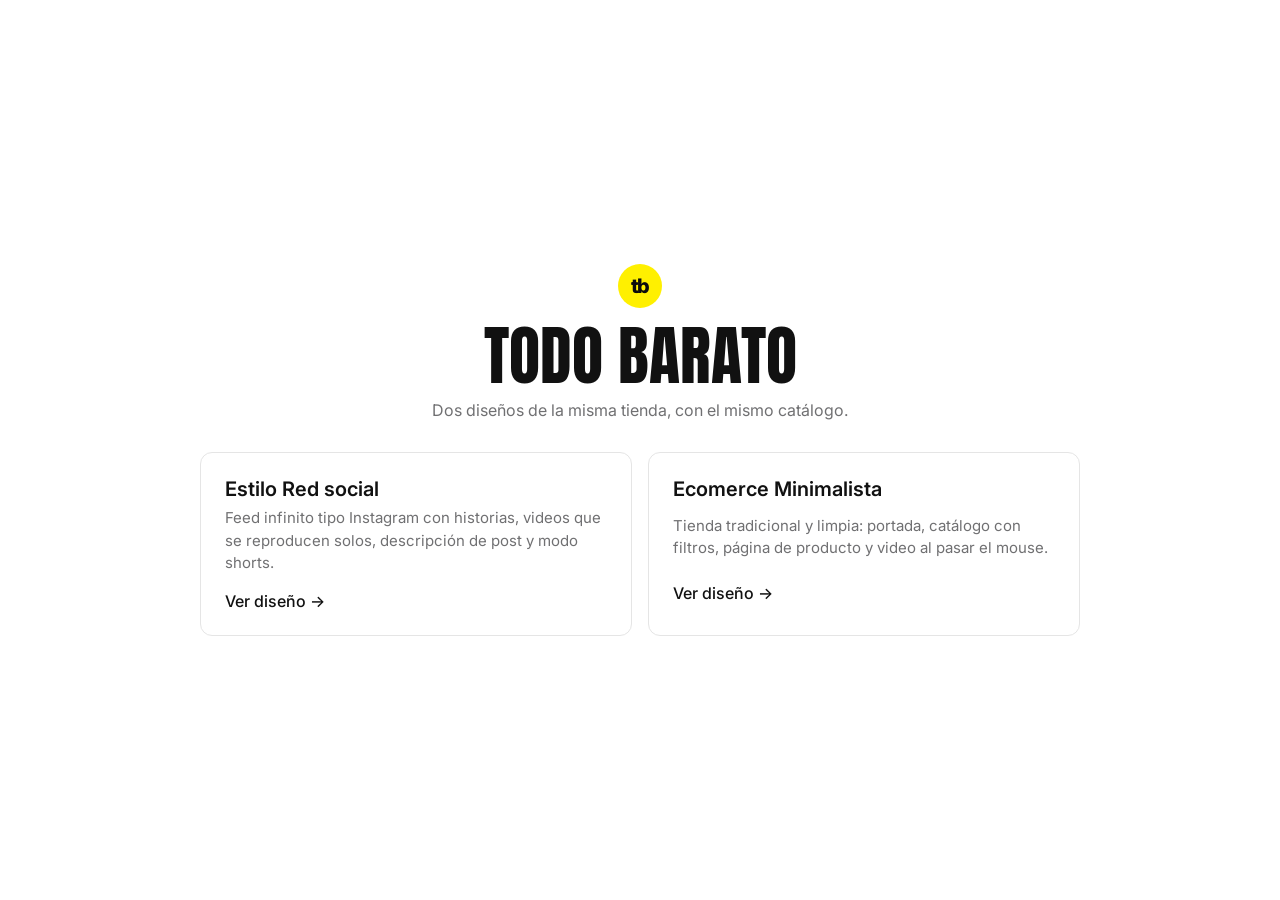
<file: index.html>
<!doctype html>
<html lang="es-AR">
<head>
  <meta charset="utf-8">
  <meta name="viewport" content="width=device-width, initial-scale=1">
  <title>Todo Barato · Diseños</title>
  <link rel="icon" href="data:image/svg+xml,%3Csvg xmlns='http://www.w3.org/2000/svg' viewBox='0 0 64 64'%3E%3Ccircle cx='32' cy='32' r='32' fill='%23fff000'/%3E%3Ctext x='31' y='43' font-family='Arial Black,Arial' font-weight='900' font-size='31' text-anchor='middle' fill='%230b0b0c'%3Etb%3C/text%3E%3C/svg%3E">
  <link rel="preconnect" href="https://fonts.googleapis.com">
  <link rel="preconnect" href="https://fonts.gstatic.com" crossorigin>
  <link rel="stylesheet" href="https://fonts.googleapis.com/css2?family=Anton&family=Inter:wght@400..700&display=swap">
  <style>
    :root { --bg: #fff; --ink: #111; --muted: #707072; --line: #e5e5e5; color-scheme: light; }
    @media (prefers-color-scheme: dark) { :root { --bg: #0b0b0c; --ink: #f5f5f5; --muted: #8d8d92; --line: #26262a; color-scheme: dark; } }
    * { box-sizing: border-box; }
    body { margin: 0; min-height: 100vh; display: grid; place-items: center; padding: 32px 16px; background: var(--bg); color: var(--ink); font-family: "Inter", system-ui, sans-serif; }
    main { width: min(880px, 100%); }
    .tb { width: 44px; height: 44px; display: grid; place-items: center; margin: 0 auto 16px; border-radius: 50%; background: #fff000; color: #0b0b0c; font-weight: 800; font-size: 20px; letter-spacing: -.07em; }
    h1 { margin: 0; font-family: "Anton", Impact, sans-serif; font-weight: 400; font-size: clamp(36px, 7vw, 64px); line-height: 1; text-align: center; text-transform: uppercase; }
    p.lead { margin: 12px 0 32px; color: var(--muted); text-align: center; }
    .options { display: grid; grid-template-columns: repeat(auto-fit, minmax(260px, 1fr)); gap: 16px; }
    a.opt { display: grid; gap: 6px; padding: 24px; border: 1px solid var(--line); border-radius: 12px; color: inherit; text-decoration: none; transition: border-color .15s; }
    a.opt:hover { border-color: var(--ink); }
    a.opt b { font-size: 20px; font-weight: 600; }
    a.opt span { color: var(--muted); font-size: 15px; line-height: 1.5; }
    a.opt i { margin-top: 10px; font-style: normal; font-weight: 500; }
  </style>
</head>
<body>
  <main>
    <div class="tb" aria-hidden="true">tb</div>
    <h1>Todo Barato</h1>
    <p class="lead">Dos diseños de la misma tienda, con el mismo catálogo.</p>
    <div class="options">
      <a class="opt" href="red-social/">
        <b>Estilo Red social</b>
        <span>Feed infinito tipo Instagram con historias, videos que se reproducen solos, descripción de post y modo shorts.</span>
        <i>Ver diseño →</i>
      </a>
      <a class="opt" href="ecomerce/">
        <b>Ecomerce Minimalista</b>
        <span>Tienda tradicional y limpia: portada, catálogo con filtros, página de producto y video al pasar el mouse.</span>
        <i>Ver diseño →</i>
      </a>
    </div>
  </main>
</body>
</html>
</file>
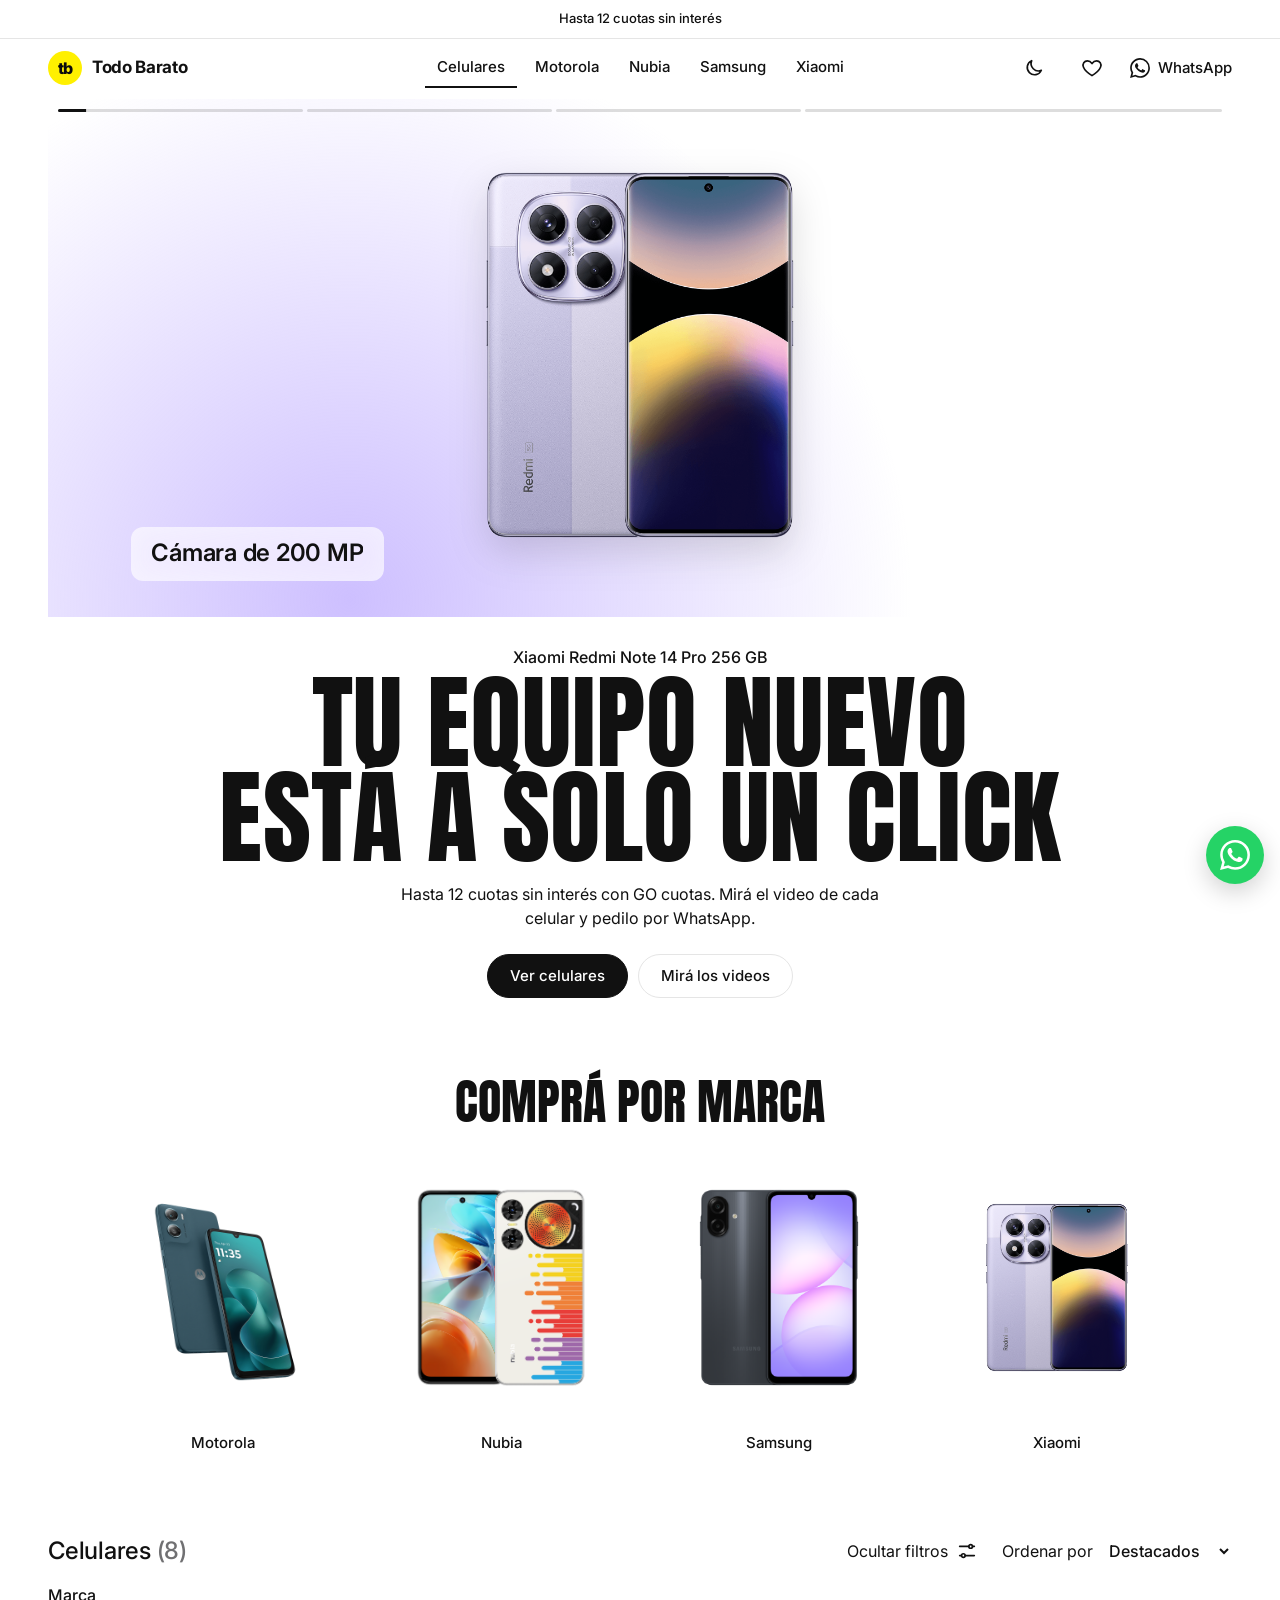
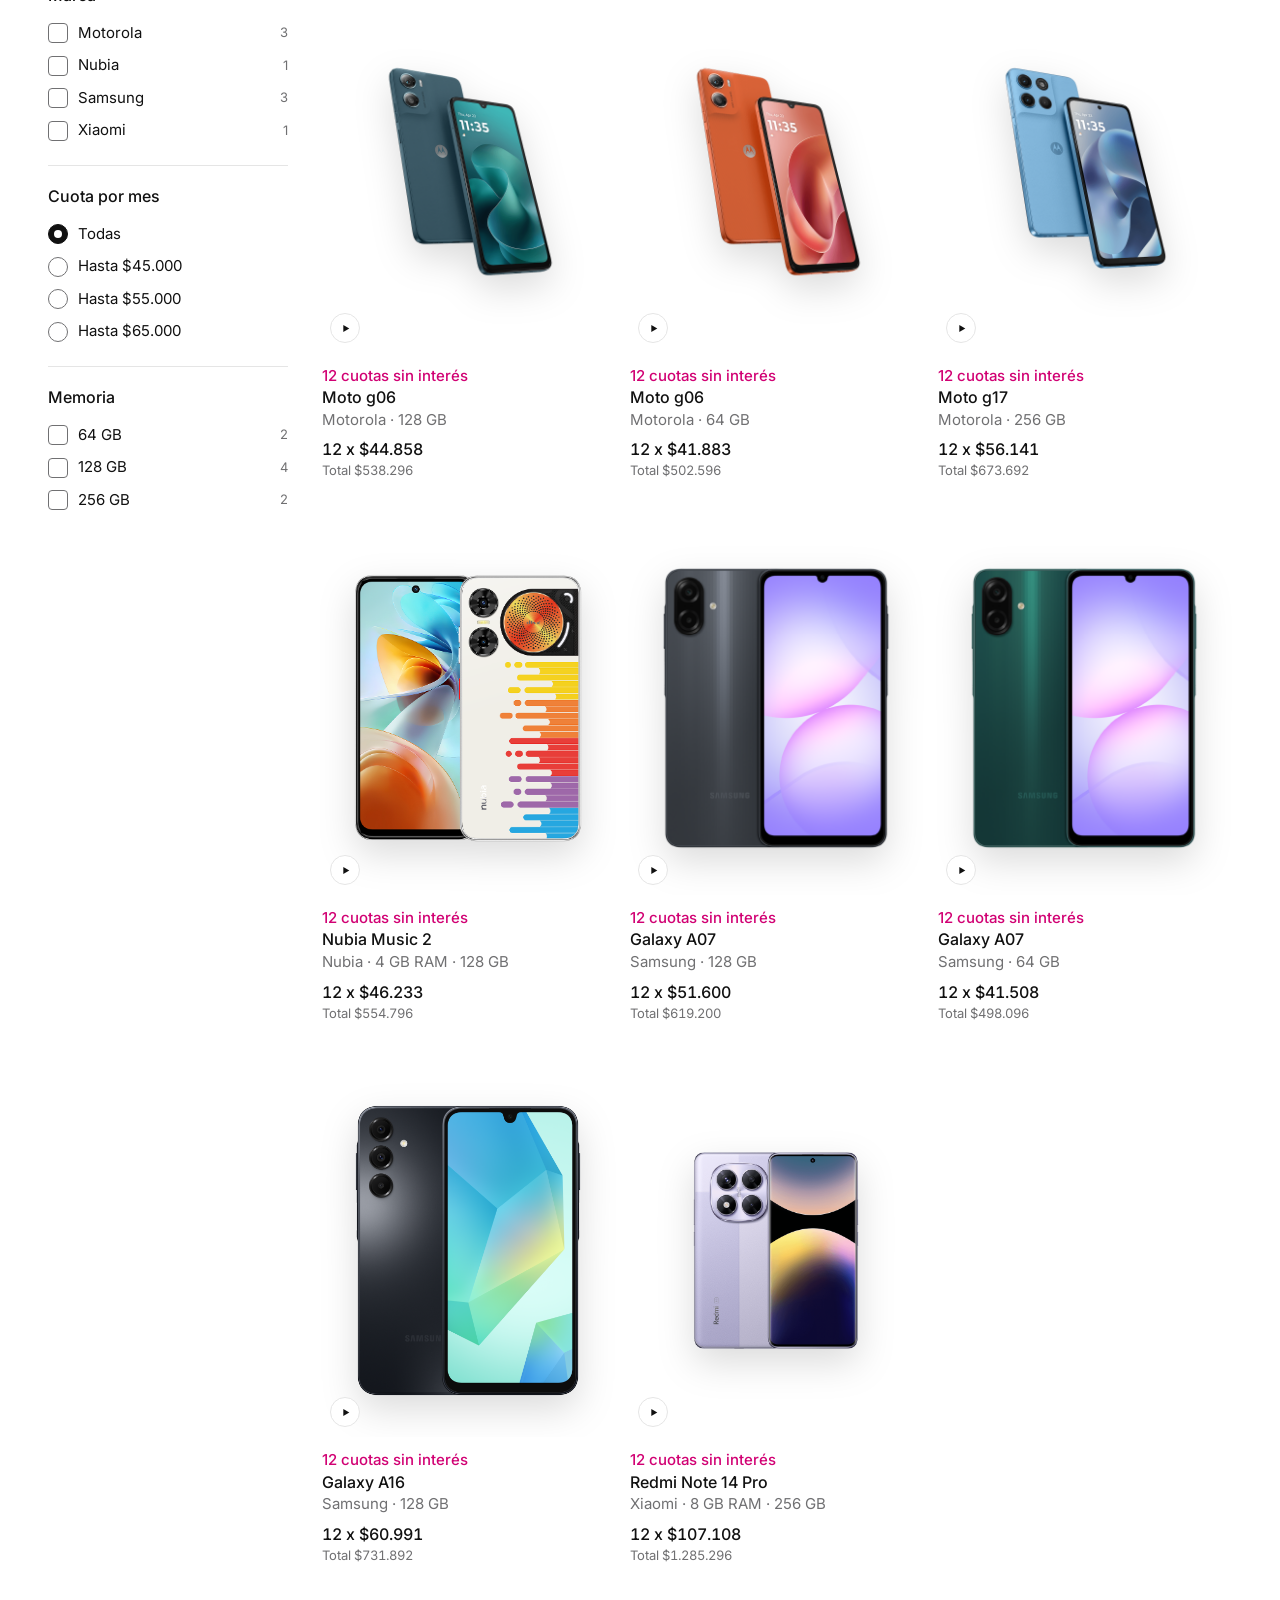
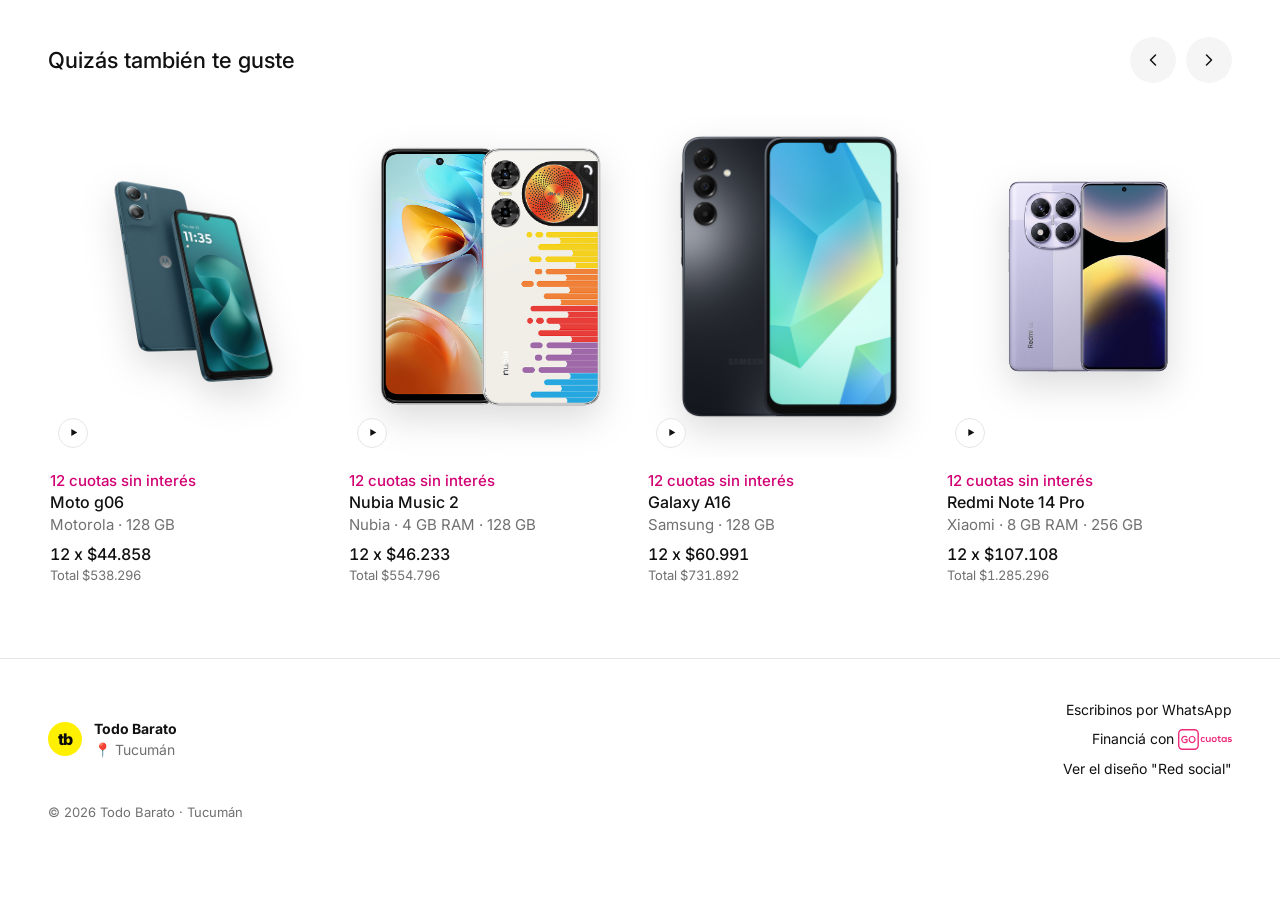
<file: ecomerce/index.html>
<!doctype html>
<html lang="es-AR">
<head>
  <meta charset="utf-8">
  <meta name="viewport" content="width=device-width, initial-scale=1, viewport-fit=cover">
  <title>Todo Barato · Celulares en cuotas sin interés</title>
  <meta name="description" content="Celulares en hasta 12 cuotas sin interés. Mirá el video de cada equipo y pedilo por WhatsApp.">
  <meta name="theme-color" content="#ffffff" media="(prefers-color-scheme: light)">
  <meta name="theme-color" content="#0b0b0c" media="(prefers-color-scheme: dark)">
  <!-- Vista previa al compartir el link por WhatsApp o Facebook. Falta subir ../media/og.jpg (1200×630). -->
  <meta property="og:title" content="Todo Barato · Tu equipo nuevo está a solo un click">
  <meta property="og:description" content="Celulares en hasta 12 cuotas sin interés. Pedilo por WhatsApp.">
  <meta property="og:image" content="../media/og.jpg">
  <link rel="icon" href="data:image/svg+xml,%3Csvg xmlns='http://www.w3.org/2000/svg' viewBox='0 0 64 64'%3E%3Ccircle cx='32' cy='32' r='32' fill='%23fff000'/%3E%3Ctext x='31' y='43' font-family='Arial Black,Arial' font-weight='900' font-size='31' text-anchor='middle' fill='%230b0b0c'%3Etb%3C/text%3E%3C/svg%3E">
  <link rel="preconnect" href="https://fonts.googleapis.com">
  <link rel="preconnect" href="https://fonts.gstatic.com" crossorigin>
  <link rel="stylesheet" href="https://fonts.googleapis.com/css2?family=Anton&family=Inter:wght@400..700&display=swap">
  <link rel="stylesheet" href="css/styles.css">
  <!-- Aplica el modo claro/oscuro que eligió el visitante antes de pintar la página (evita un parpadeo) -->
  <script>try { var t = localStorage.getItem('cc:theme'); if (t === 'light' || t === 'dark') document.documentElement.dataset.theme = t; } catch (e) {}</script>
</head>
<body>
  <p class="promo" id="promo" aria-live="polite"></p>

  <header class="head">
    <a class="logo js-home" href="./" aria-label="Inicio">
      <span class="tb" aria-hidden="true">tb</span>
      <span class="logo-text" data-store="name"></span>
    </a>
    <nav class="nav" id="nav" aria-label="Categorías"></nav>
    <div class="head-right">
      <button class="head-fav head-theme js-theme" type="button" aria-label="Cambiar entre modo claro y oscuro"></button>
      <button class="head-fav js-favs" type="button" aria-pressed="false" aria-label="Tus me gusta" data-icon="heart">
        <span class="fav-count js-like-count" hidden></span>
      </button>
      <a class="head-wa js-wa js-wa-general" data-icon="wa" target="_blank" rel="noopener" aria-label="Escribinos por WhatsApp"><span>WhatsApp</span></a>
    </div>
  </header>

  <main>
    <!-- Inicio: portada, marcas, catálogo y recomendados -->
    <div id="home">
      <section class="hero">
        <div class="hero-media" id="hero-media"></div>
        <div class="hero-copy">
          <p class="hero-kicker" id="hero-kicker"></p>
          <h1 class="hero-title">Tu equipo nuevo<br>está a solo un click</h1>
          <p class="hero-text" id="hero-text"></p>
          <div class="hero-ctas">
            <a class="btn-pill js-catalog" href="#catalogo">Ver celulares</a>
            <button class="btn-pill ghost js-shorts-all" type="button">Mirá los videos</button>
          </div>
        </div>
      </section>

      <section class="section">
        <h2 class="sec-title">Comprá por marca</h2>
        <div class="brand-row" id="brand-row"></div>
      </section>

      <section class="plp" id="catalogo">
        <div class="plp-head">
          <h2 class="plp-title"><span id="plp-title">Celulares</span> <span class="count" id="plp-count"></span></h2>
          <div class="plp-tools">
            <button class="tool js-filters" type="button" aria-controls="filters" aria-expanded="true">
              <span class="t-desk">Ocultar filtros</span><span class="t-mob">Filtrar</span><span data-icon="filter"></span>
            </button>
            <label class="tool sort">
              <span>Ordenar por</span>
              <select id="sort">
                <option value="destacados">Destacados</option>
                <option value="menor">Menor cuota</option>
                <option value="mayor">Mayor cuota</option>
                <option value="memoria">Más memoria</option>
              </select>
            </label>
          </div>
        </div>
        <div class="plp-body">
          <aside class="filters" id="filters" aria-label="Filtros">
            <div class="filters-head">
              <b>Filtrar</b>
              <button class="icon-btn js-sheet-close" type="button" aria-label="Cerrar filtros" data-icon="close"></button>
            </div>
            <div id="filter-groups"></div>
            <div class="filters-foot">
              <button class="btn-pill ghost js-clear" type="button">Borrar</button>
              <button class="btn-pill js-sheet-close js-apply" type="button">Ver resultados</button>
            </div>
          </aside>
          <div class="grid" id="grid"></div>
        </div>
      </section>

      <section class="recs" id="recs-home"></section>
    </div>

    <!-- Página de producto -->
    <div id="product" hidden></div>
  </main>

  <footer class="foot">
    <div class="foot-brand">
      <span class="tb" aria-hidden="true">tb</span>
      <div><b data-store="name"></b><span>📍 <span data-store="city"></span></span></div>
    </div>
    <ul class="foot-links">
      <li><a class="js-wa js-wa-general" target="_blank" rel="noopener">Escribinos por WhatsApp</a></li>
      <li><span class="js-financing">Financiá con <span data-store="financing"></span></span></li>
      <li><a href="../red-social/">Ver el diseño "Red social"</a></li>
    </ul>
    <p class="foot-legal">© <span id="year"></span> <span data-store="name"></span> · <span data-store="city"></span></p>
  </footer>

  <a class="fab js-wa js-wa-general" data-icon="wa" target="_blank" rel="noopener" aria-label="Escribinos por WhatsApp"></a>
  <div class="scrim" id="scrim" hidden></div>

  <!-- Modo video: pantalla completa, un celular por pantalla, deslizar para el siguiente -->
  <div class="shorts" id="shorts" role="dialog" aria-modal="true" aria-label="Videos de los celulares" hidden>
    <div class="shorts-stage">
      <button class="shorts-close js-close" id="shorts-close" type="button" aria-label="Cerrar" data-icon="close"></button>
      <div class="shorts-track" id="shorts-track"></div>
      <p class="shorts-hint" id="shorts-hint"></p>
    </div>
    <div class="shorts-nav">
      <button type="button" id="shorts-prev" aria-label="Anterior" data-icon="up"></button>
      <button type="button" id="shorts-next" aria-label="Siguiente" data-icon="down"></button>
    </div>
  </div>

  <div class="toast" id="toast" role="status" aria-live="polite"></div>

  <script src="../shared/products.js"></script>
  <script src="js/app.js"></script>
</body>
</html>
</file>
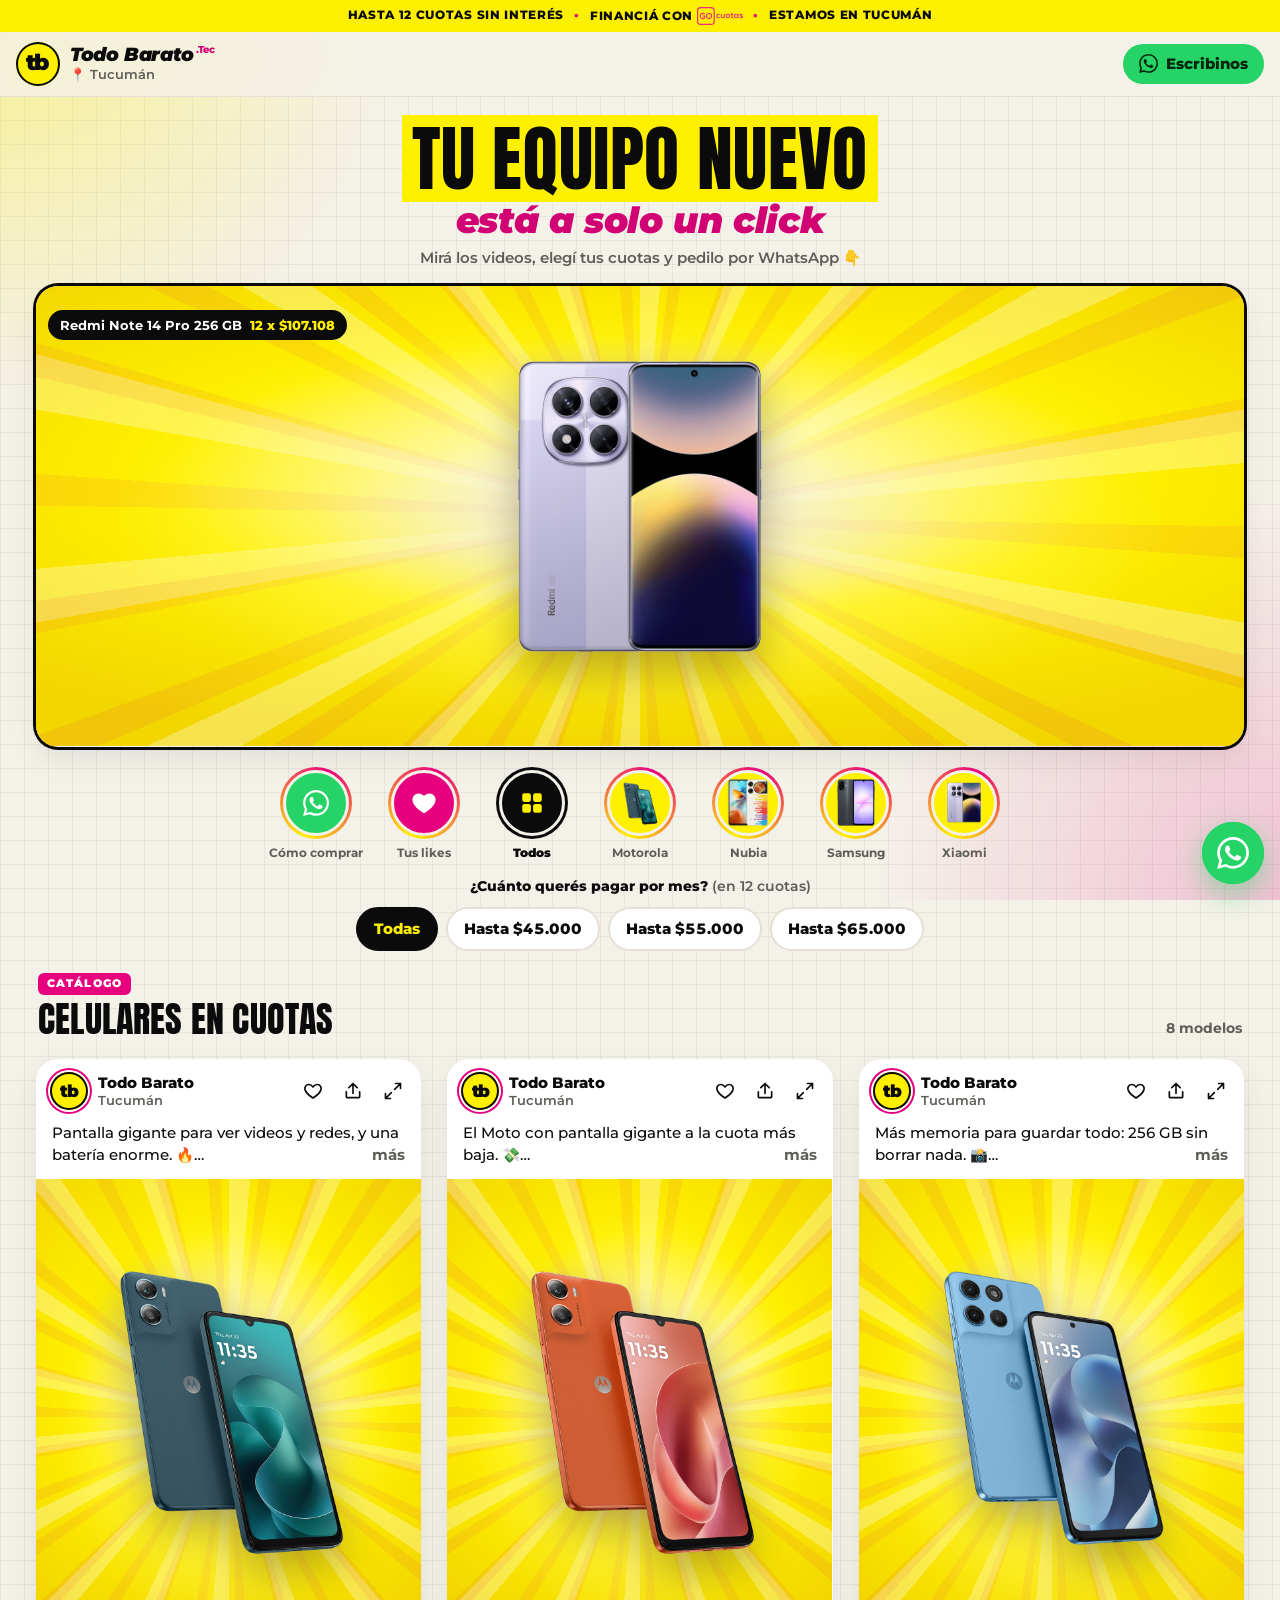
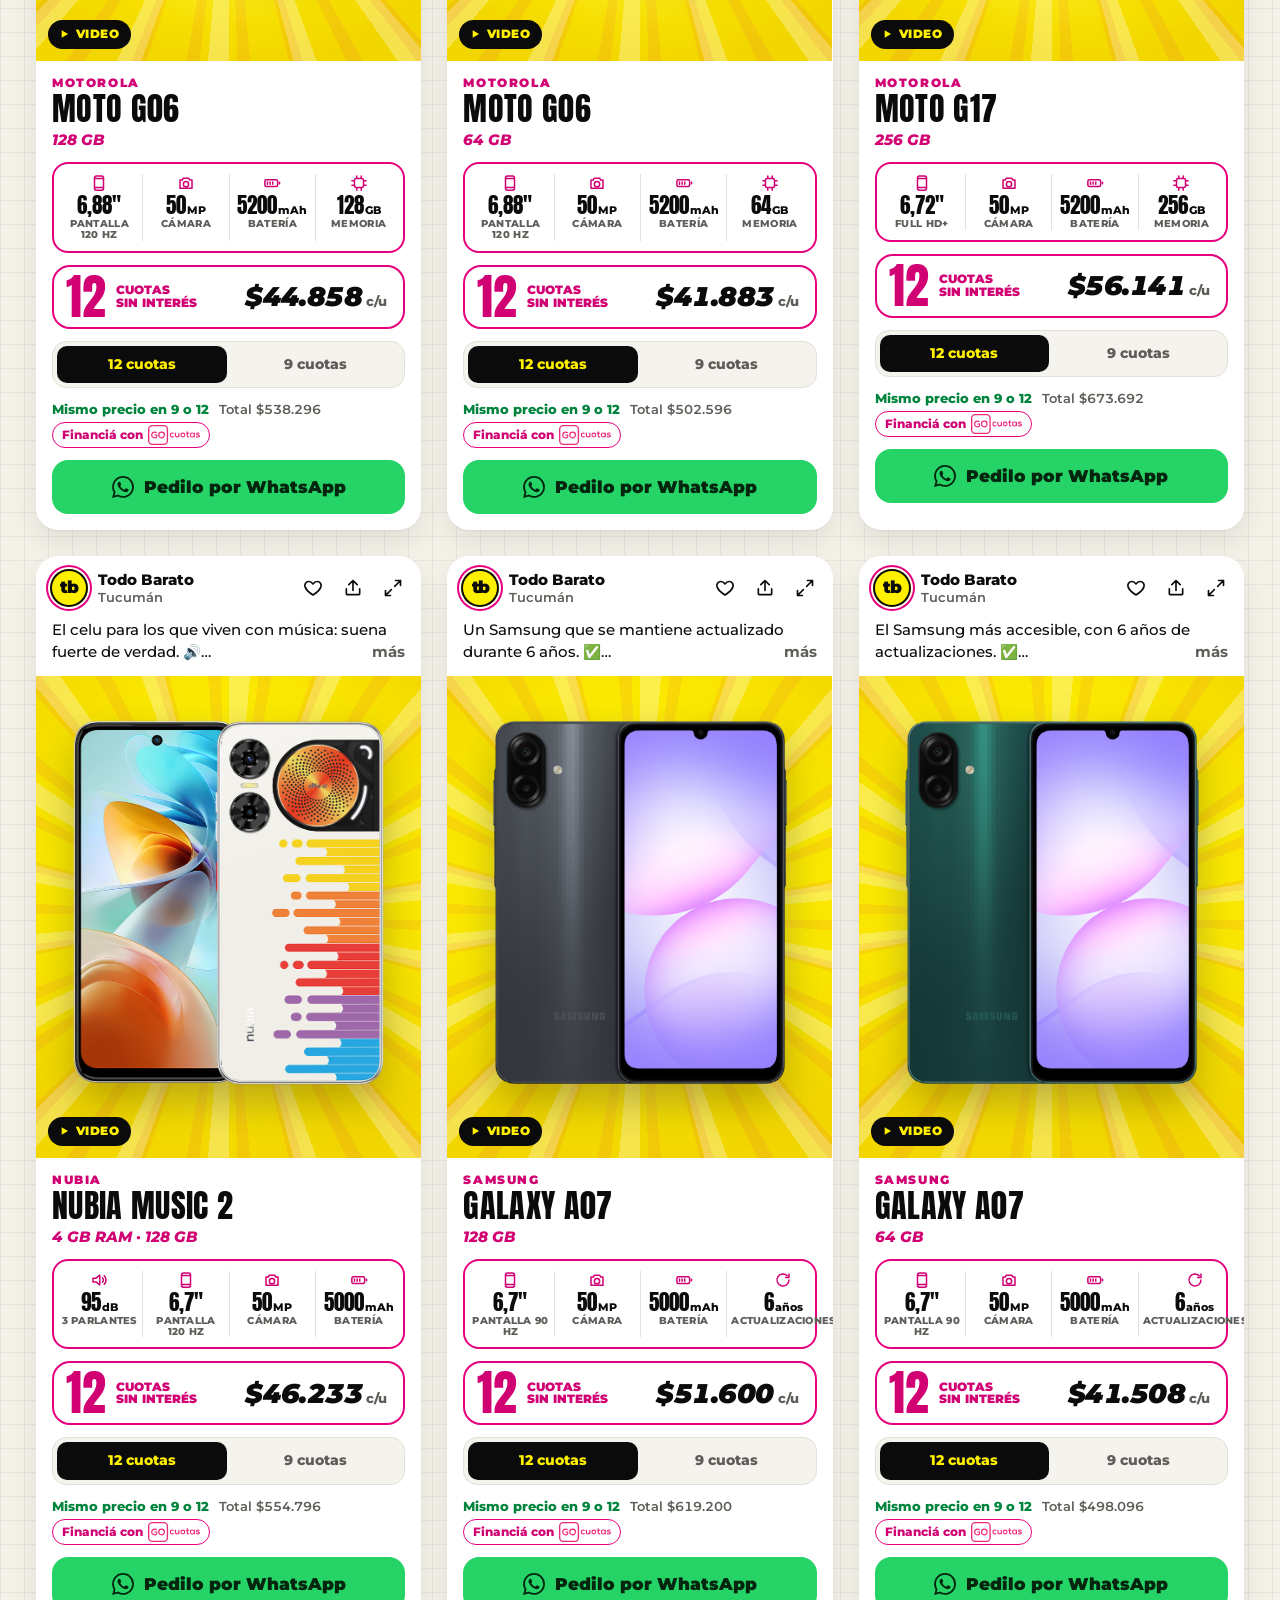
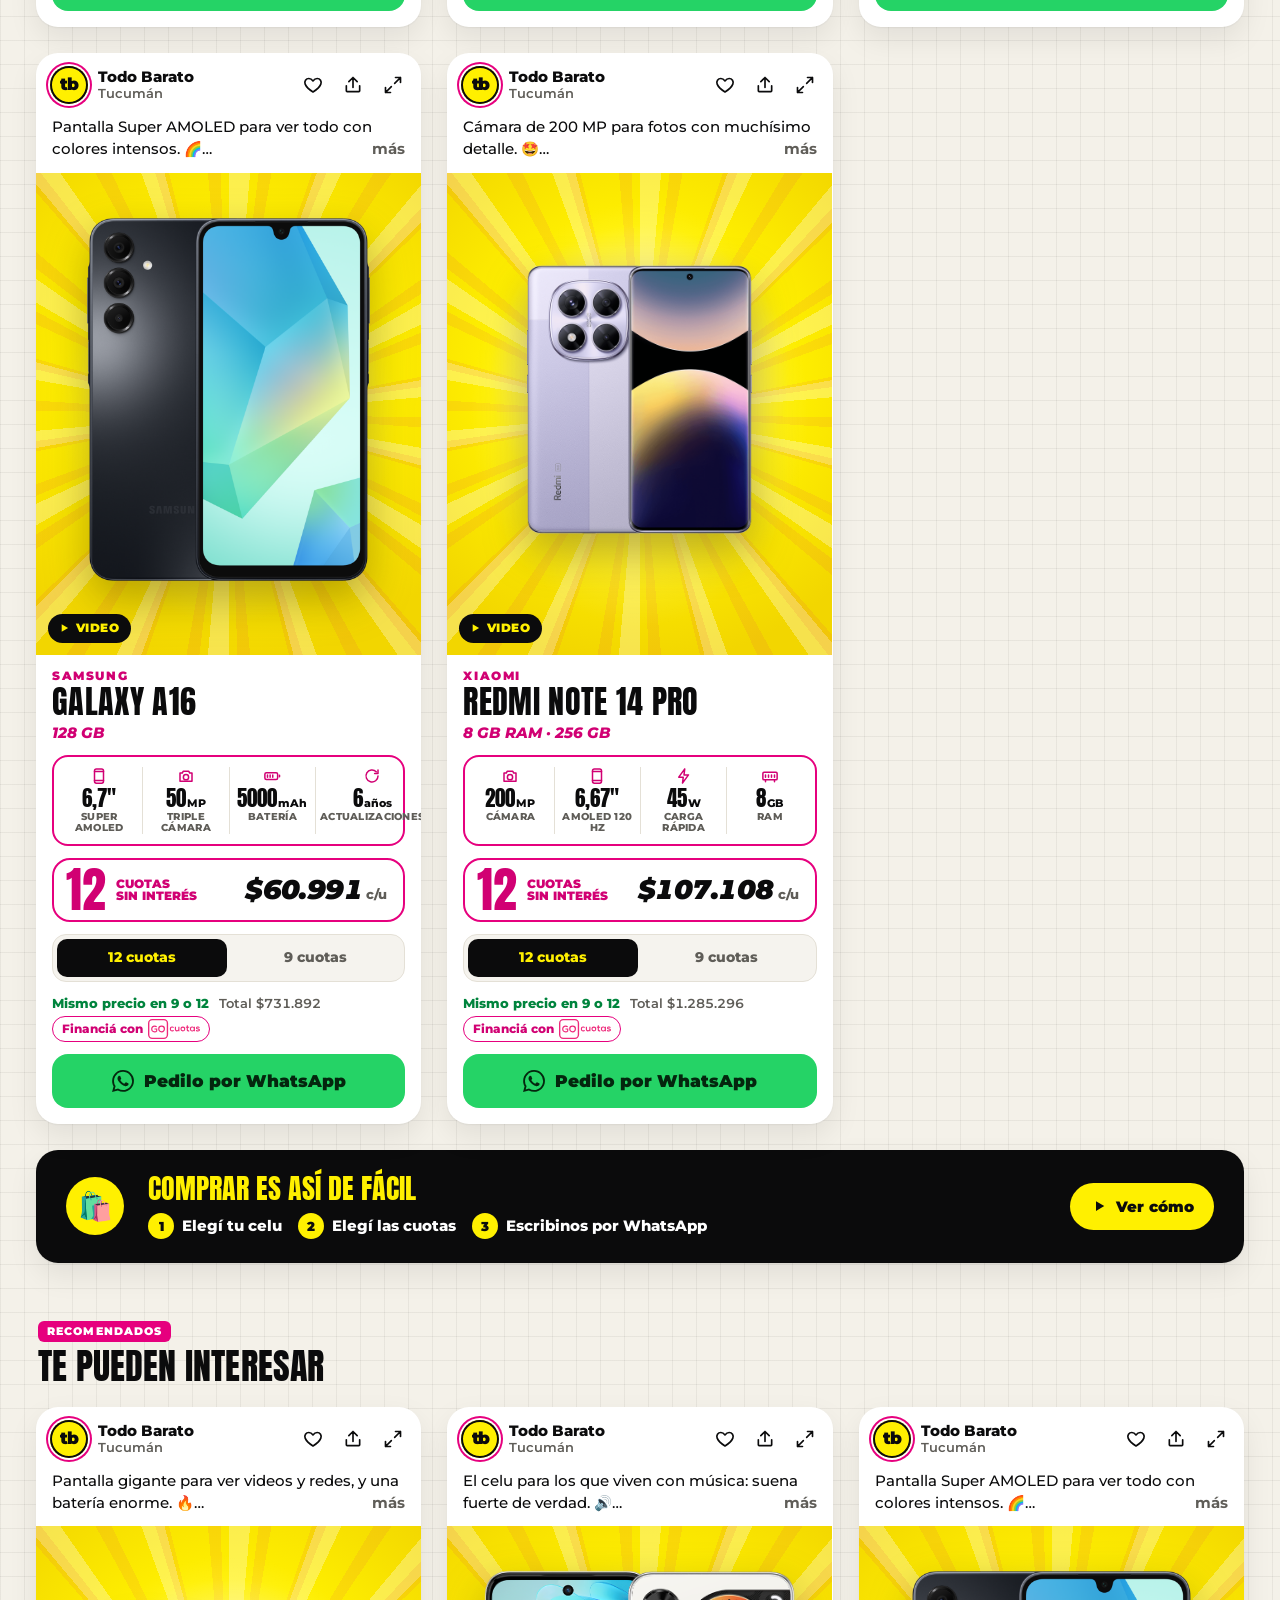
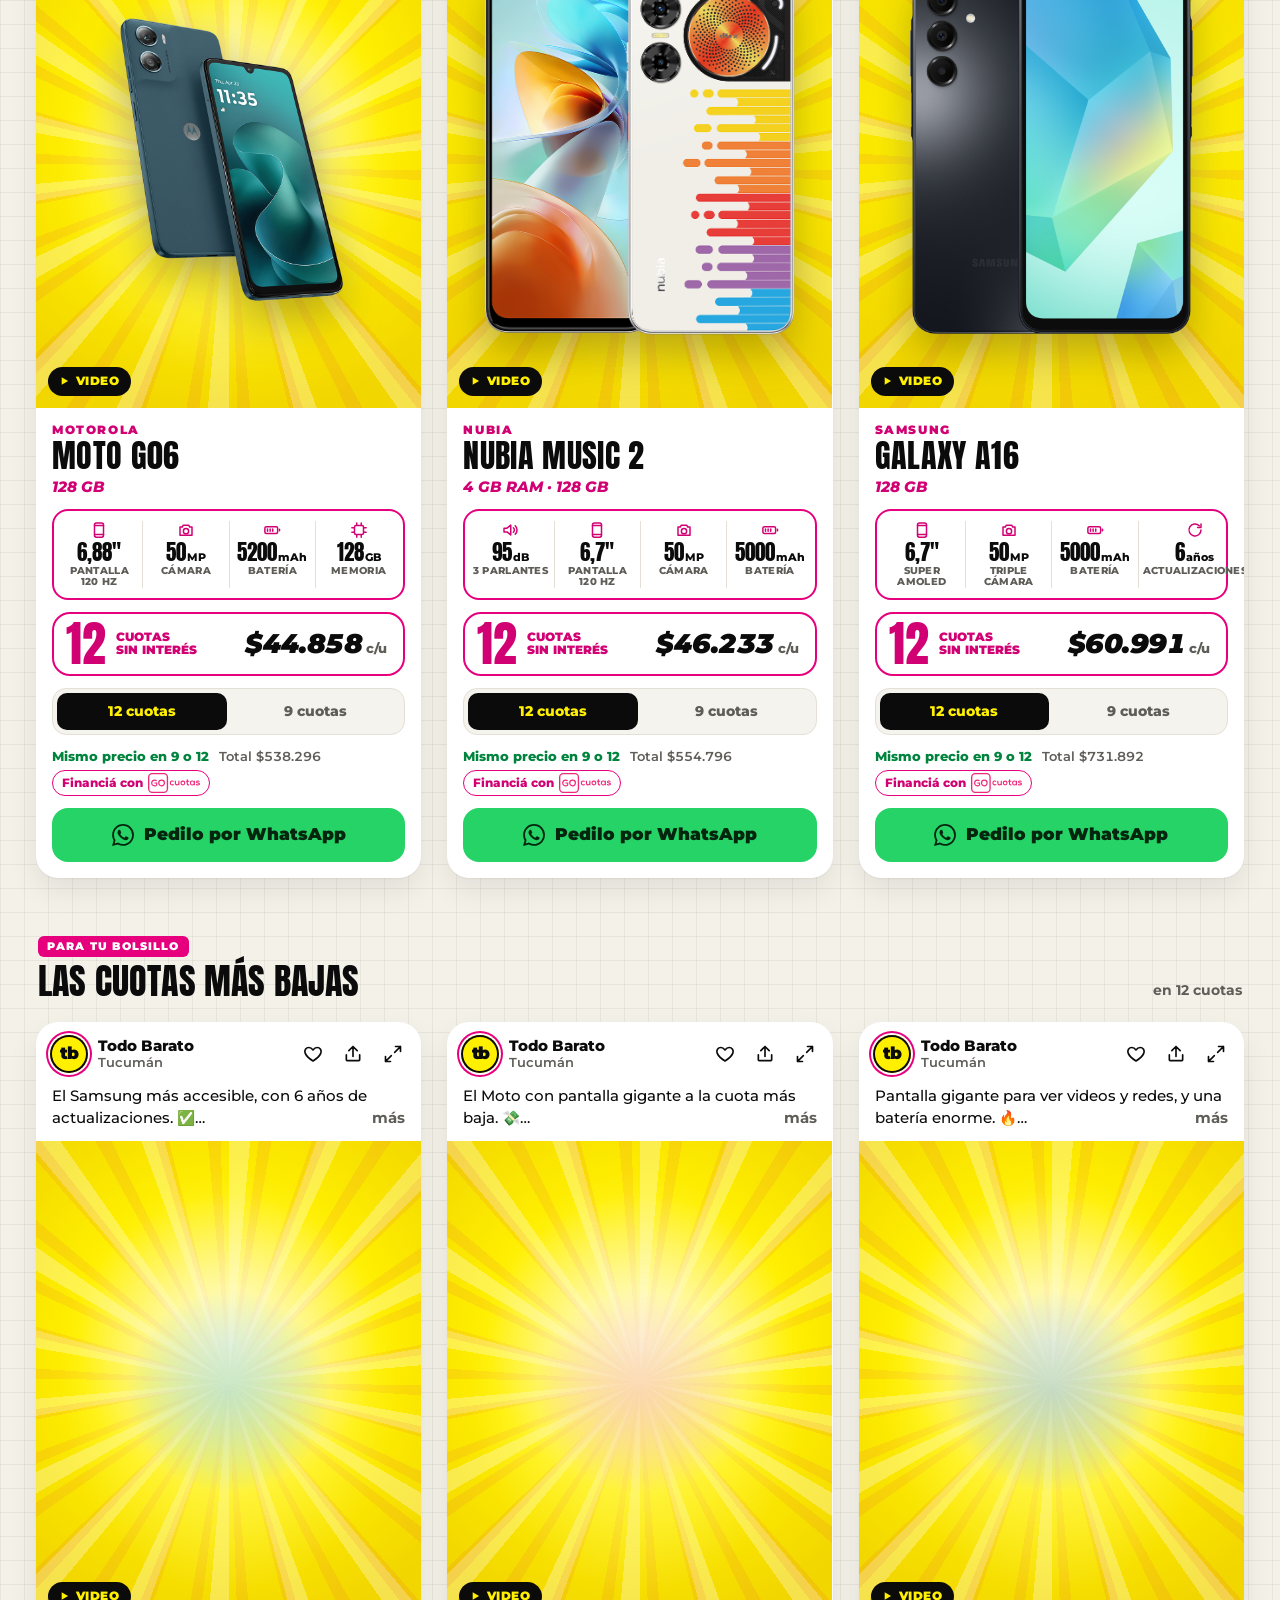
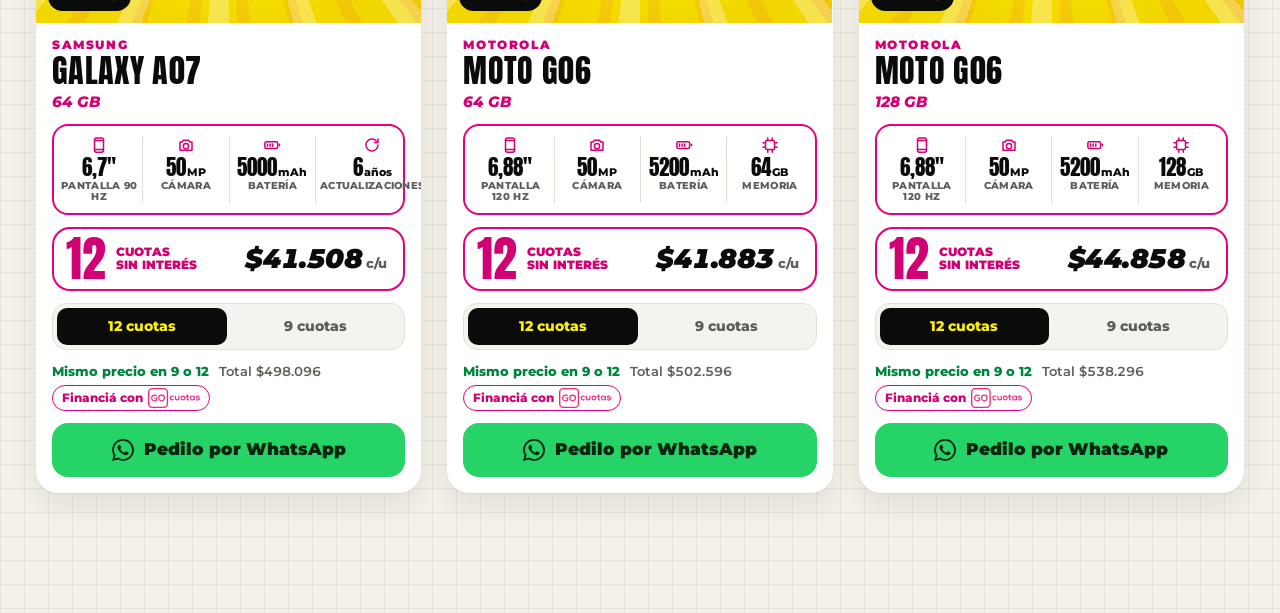
<file: red-social/index.html>
<!doctype html>
<html lang="es-AR">
<head>
  <meta charset="utf-8">
  <meta name="viewport" content="width=device-width, initial-scale=1, viewport-fit=cover">
  <title>Todo Barato · Celulares en cuotas en Tucumán</title>
  <meta name="description" content="Celulares en 9 o 12 cuotas. Mirá el video de cada equipo y pedilo por WhatsApp.">
  <meta name="theme-color" content="#f4f1e9" media="(prefers-color-scheme: light)">
  <meta name="theme-color" content="#0c0c0e" media="(prefers-color-scheme: dark)">
  <!-- Vista previa al compartir el link por WhatsApp o Facebook. Falta subir img/og.jpg (1200×630). -->
  <meta property="og:title" content="Todo Barato · Tu equipo nuevo está a solo un click">
  <meta property="og:description" content="Celulares en 9 o 12 cuotas. Mirá el video de cada uno y pedilo por WhatsApp.">
  <meta property="og:image" content="img/og.jpg">
  <link rel="icon" href="data:image/svg+xml,%3Csvg xmlns='http://www.w3.org/2000/svg' viewBox='0 0 64 64'%3E%3Ccircle cx='32' cy='32' r='32' fill='%23fff000'/%3E%3Ctext x='31' y='43' font-family='Arial Black,Arial' font-weight='900' font-size='31' text-anchor='middle' fill='%230b0b0c'%3Etb%3C/text%3E%3C/svg%3E">
  <link rel="preconnect" href="https://fonts.googleapis.com">
  <link rel="preconnect" href="https://fonts.gstatic.com" crossorigin>
  <link rel="stylesheet" href="https://fonts.googleapis.com/css2?family=Anton&family=Montserrat:ital,wght@0,500..900;1,700..900&display=swap">
  <link rel="stylesheet" href="css/styles.css">
</head>
<body>
  <div class="topbar">
    <span>Hasta 12 cuotas sin interés</span>
    <span class="dot opt2" aria-hidden="true">•</span>
    <span class="opt2 js-financing">Financiá con <span data-store="financing"></span></span>
    <span class="dot opt" aria-hidden="true">•</span>
    <span class="opt">Estamos en <span data-store="city"></span></span>
  </div>

  <header class="site-head">
    <a class="brand" href="./">
      <span class="tb-logo" aria-hidden="true"><b>tb</b></span>
      <span class="brand-text">
        <b class="wordmark"><span data-store="name"></span><sup data-store="tag"></sup></b>
        <small>📍 <span data-store="city"></span></small>
      </span>
    </a>
    <a class="head-wa js-wa js-wa-general" data-icon="wa" target="_blank" rel="noopener"><span>Escribinos</span></a>
  </header>

  <main>
    <section class="hero">
      <h1 class="hero-title"><span class="hl">Tu equipo nuevo</span> <em>está a solo un click</em></h1>
      <p class="hero-sub">Mirá los videos, elegí tus cuotas y pedilo por WhatsApp 👇</p>
      <!-- Banner: va pasando por todos los celulares -->
      <div class="hero-reel" id="hero-reel"></div>
    </section>

    <nav class="stories-row" id="stories" aria-label="Marcas"></nav>

    <section class="filters" aria-label="Filtrar por cuota">
      <p class="filters-label">¿Cuánto querés pagar por mes? <span>(en 12 cuotas)</span></p>
      <div class="chips" id="chips"></div>
    </section>

    <div class="feed" id="feed"></div>
    <div id="sentinel" aria-hidden="true"></div>
  </main>

  <a class="fab js-wa js-wa-general" data-icon="wa" target="_blank" rel="noopener" aria-label="Escribinos por WhatsApp"></a>

  <!-- Modo "shorts": pantalla completa, un celular por pantalla, deslizar para el siguiente -->
  <div class="shorts" id="shorts" role="dialog" aria-modal="true" aria-label="Videos de los celulares" hidden>
    <div class="shorts-stage">
      <button class="shorts-close js-close" id="shorts-close" type="button" aria-label="Cerrar" data-icon="close"></button>
      <div class="shorts-track" id="shorts-track"></div>
      <p class="shorts-hint" id="shorts-hint"></p>
    </div>
    <div class="shorts-nav">
      <button type="button" id="shorts-prev" aria-label="Anterior" data-icon="up"></button>
      <button type="button" id="shorts-next" aria-label="Siguiente" data-icon="down"></button>
    </div>
  </div>

  <!-- Historia "Cómo comprar" -->
  <div class="story" id="story" role="dialog" aria-modal="true" aria-label="Cómo comprar" hidden>
    <div class="story-stage" id="story-stage">
      <div class="segs" id="story-segs"></div>
      <button class="story-close js-close" id="story-close" type="button" aria-label="Cerrar" data-icon="close"></button>
      <button class="story-tap prev" id="story-prev" type="button" aria-label="Paso anterior"></button>
      <button class="story-tap next" id="story-next" type="button" aria-label="Paso siguiente"></button>
      <div class="story-body" id="story-body"></div>
    </div>
  </div>

  <div class="toast" id="toast" role="status" aria-live="polite"></div>

  <script src="../shared/products.js"></script>
  <script src="js/app.js"></script>
</body>
</html>
</file>
<file: ecomerce/css/styles.css>
/* ============ Todo Barato · diseño Minimalista ============ */
/* Un solo color de fondo: los videos y las fotos son los que hablan. */
:root {
  --bg: #ffffff;
  --ink: #111111;
  --muted: #707072;
  --line: #e5e5e5;
  --soft: #f5f5f5;
  --pink: #d10073;
  --yellow: #fff000;
  --yellow-deep: #f2d600;
  --black: #0b0b0c;
  --btn: #111111;
  --btn-ink: #ffffff;
  --wa: #25d366;
  --font: "Inter", system-ui, -apple-system, "Segoe UI", Roboto, Arial, sans-serif;
  --display: "Anton", "Arial Narrow", Impact, sans-serif;
  --gutter: clamp(16px, 4vw, 48px);
  --head-h: 60px;
  --blob-o: .7;
  color-scheme: light;
}

/* Modo oscuro: sigue al teléfono, salvo que el visitante elija otro con el botón del header */
@media (prefers-color-scheme: dark) {
  :root:not([data-theme="light"]) {
    --bg: #0b0b0c;
    --ink: #f5f5f5;
    --muted: #8d8d92;
    --line: #26262a;
    --soft: #17171a;
    --pink: #ff4fae;
    --btn: #f5f5f5;
    --btn-ink: #0b0b0c;
    --blob-o: .45;
    color-scheme: dark;
  }
}
:root[data-theme="dark"] {
  --bg: #0b0b0c;
  --ink: #f5f5f5;
  --muted: #8d8d92;
  --line: #26262a;
  --soft: #17171a;
  --pink: #ff4fae;
  --btn: #f5f5f5;
  --btn-ink: #0b0b0c;
  --blob-o: .45;
  color-scheme: dark;
}

/* ============ Base ============ */
*, *::before, *::after { box-sizing: border-box; }
html { -webkit-text-size-adjust: 100%; }
body {
  margin: 0;
  background: var(--bg);
  color: var(--ink);
  font-family: var(--font);
  font-size: 16px;
  line-height: 1.5;
  -webkit-font-smoothing: antialiased;
  -webkit-tap-highlight-color: transparent;
}
html.lock, html.lock body { overflow: hidden; }
a { color: inherit; }
button, select { font: inherit; color: inherit; }
img, svg, video { display: block; max-width: 100%; }
[hidden] { display: none !important; }
:focus-visible { outline: 2px solid var(--ink); outline-offset: 3px; }

/* ============ Aviso superior + header ============ */
.promo {
  margin: 0;
  padding: 9px var(--gutter);
  border-bottom: 1px solid var(--line);
  font-size: 13px;
  font-weight: 500;
  text-align: center;
  transition: opacity .25s;
}
.promo.out { opacity: 0; }

.head {
  position: sticky;
  top: 0;
  z-index: 20;
  display: grid;
  grid-template-columns: 1fr auto 1fr;
  align-items: center;
  gap: 16px;
  height: 60px;
  padding: 0 var(--gutter);
  background: var(--bg);
  border-bottom: 1px solid transparent;
  transition: border-color .2s;
}
.head.scrolled { border-bottom-color: var(--line); }
.logo { display: inline-flex; align-items: center; gap: 10px; justify-self: start; text-decoration: none; }
.tb {
  flex: none;
  width: 34px;
  height: 34px;
  display: grid;
  place-items: center;
  border-radius: 50%;
  background: var(--yellow);
  color: var(--black);
  font-size: 16px;
  font-weight: 800;
  letter-spacing: -.07em;
}
.logo-text { font-size: 17px; font-weight: 700; letter-spacing: -.02em; }
.nav { display: flex; gap: 6px; }
.nav button {
  padding: 8px 12px;
  border: 0;
  background: none;
  font-size: 15px;
  font-weight: 500;
  cursor: pointer;
  border-bottom: 2px solid transparent;
}
.nav button:hover, .nav button[aria-current="true"] { border-bottom-color: var(--ink); }
.head-right { justify-self: end; display: flex; align-items: center; gap: 18px; }
/* Tus me gusta (se dan en el modo video) */
.head-fav {
  position: relative;
  display: grid;
  place-items: center;
  width: 40px;
  height: 40px;
  padding: 0;
  border: 0;
  border-radius: 50%;
  background: none;
  cursor: pointer;
  transition: background-color .15s;
}
.head-fav:hover { background: var(--soft); }
.head-fav svg { width: 22px; height: 22px; }
/* Botón de modo claro / oscuro (mismo estilo que el de me gusta) */
.head-theme { color: inherit; }

/* Logo de GO cuotas */
.go-logo { display: inline-block; width: auto; height: 1.15em; vertical-align: -.28em; }
.promo .go-logo { height: 19px; vertical-align: -6px; }
.foot-links .go-logo { height: 21px; vertical-align: -6px; }
.head-fav[aria-pressed="true"] { color: var(--pink); }
.head-fav[aria-pressed="true"] svg { fill: currentColor; }
.fav-count {
  position: absolute;
  top: 2px;
  right: 0;
  min-width: 18px;
  height: 18px;
  display: grid;
  place-items: center;
  padding: 0 5px;
  border-radius: 999px;
  background: var(--pink);
  color: #fff;
  font-size: 11px;
  font-weight: 700;
}
.head-wa {
  justify-self: end;
  display: inline-flex;
  align-items: center;
  gap: 8px;
  font-size: 15px;
  font-weight: 500;
  text-decoration: none;
}
.head-wa svg { width: 20px; height: 20px; }
.head-wa:hover span { text-decoration: underline; }

@media (max-width: 899px) {
  .head { grid-template-columns: 1fr auto; height: auto; padding-top: 10px; row-gap: 4px; }
  .nav {
    grid-column: 1 / -1;
    grid-row: 2;
    overflow-x: auto;
    margin: 0 calc(var(--gutter) * -1);
    padding: 0 calc(var(--gutter) - 12px) 2px;
    scrollbar-width: none;
  }
  .nav::-webkit-scrollbar { display: none; }
  .nav button { flex: none; font-size: 14.5px; }
  .head-wa span { display: none; }
  .head-wa svg { width: 24px; height: 24px; }
}

/* ============ Botones ============ */
.btn-pill {
  display: inline-flex;
  align-items: center;
  justify-content: center;
  gap: 8px;
  padding: 10px 22px;
  border: 1.5px solid var(--btn);
  border-radius: 999px;
  background: var(--btn);
  color: var(--btn-ink);
  font-size: 15px;
  font-weight: 500;
  text-decoration: none;
  cursor: pointer;
  transition: opacity .15s;
}
.btn-pill:hover { opacity: .75; }
.btn-pill svg { width: 18px; height: 18px; }
.btn-pill.ghost { background: transparent; color: var(--ink); border-color: var(--line); }
.btn-pill.ghost:hover { opacity: 1; border-color: var(--ink); }
.btn-primary, .btn-secondary {
  display: flex;
  align-items: center;
  justify-content: center;
  gap: 10px;
  width: 100%;
  min-height: 58px;
  padding: 16px 24px;
  border-radius: 999px;
  font-size: 16px;
  font-weight: 500;
  text-decoration: none;
  cursor: pointer;
  transition: opacity .15s, border-color .15s;
}
.btn-primary { border: 0; background: var(--btn); color: var(--btn-ink); }
.btn-primary:hover { opacity: .75; }
.btn-secondary { border: 1.5px solid var(--line); background: transparent; color: var(--ink); }
.btn-secondary:hover { border-color: var(--ink); }
.btn-primary svg, .btn-secondary svg { width: 20px; height: 20px; }
.icon-btn {
  width: 40px;
  height: 40px;
  display: grid;
  place-items: center;
  border: 0;
  border-radius: 50%;
  background: var(--soft);
  cursor: pointer;
}
.icon-btn svg { width: 20px; height: 20px; }

/* ============ Portada ============ */
.hero { padding: 0 var(--gutter) 56px; }
.hero-media { position: relative; display: block; aspect-ratio: 16 / 7; cursor: pointer; }
/* Al cambiar de celular, el nuevo aparece encima del anterior con un fundido */
.hero-media .media { position: absolute; inset: 0; aspect-ratio: auto; animation: fade-in .7s ease both; }
.hero-media .media.leaving { pointer-events: none; animation: fade-out .7s ease forwards; }
.hero-copy { display: grid; justify-items: center; padding-top: 28px; text-align: center; }
.hero-kicker { margin: 0; font-size: 16px; font-weight: 500; }
.hero-title {
  margin: 6px 0 0;
  font-family: var(--display);
  font-size: clamp(36px, 8.4vw, 104px);
  font-weight: 400;
  line-height: .92;
  letter-spacing: .005em;
  text-transform: uppercase;
  text-wrap: balance;
}
.hero-text { max-width: 520px; margin: 16px 0 0; font-size: 16px; }
.hero-ctas { display: flex; flex-wrap: wrap; justify-content: center; gap: 10px; margin-top: 24px; }
@media (max-width: 699px) {
  .hero { padding-left: 0; padding-right: 0; }
  .hero-media { aspect-ratio: 4 / 5; }
  .hero-copy { padding: 24px var(--gutter) 0; }
}

/* ============ Secciones ============ */
.section { padding: 24px var(--gutter) 64px; }
.sec-title {
  margin: 0 0 28px;
  font-family: var(--display);
  font-size: clamp(32px, 4vw, 48px);
  font-weight: 400;
  line-height: 1;
  text-align: center;
  text-transform: uppercase;
}
.brand-row {
  display: grid;
  grid-template-columns: repeat(4, minmax(0, 1fr));
  gap: 12px;
  max-width: 1100px;
  margin: 0 auto;
}
.brand-tile { display: grid; gap: 12px; padding: 0; border: 0; background: none; cursor: pointer; text-align: center; }
.brand-tile .tile {
  position: relative;
  aspect-ratio: 1;
  display: grid;
  place-items: center;
  transition: background-color .2s;
}
.brand-tile svg { position: relative; height: 72%; width: auto; transform: rotate(-8deg); transition: transform .3s; }
.brand-tile img { width: 78%; height: 78%; object-fit: contain; transition: transform .4s; }
.brand-tile:hover .tile { background: var(--soft); }
.brand-tile:hover svg { transform: rotate(0) scale(1.04); }
.brand-tile:hover img { transform: scale(1.05); }
.brand-tile span { font-size: 15px; font-weight: 500; }
@media (max-width: 699px) {
  .brand-row {
    grid-template-columns: none;
    grid-auto-flow: column;
    grid-auto-columns: 42%;
    overflow-x: auto;
    margin: 0 calc(var(--gutter) * -1);
    padding: 0 var(--gutter);
    scroll-snap-type: x mandatory;
    scrollbar-width: none;
  }
  .brand-row::-webkit-scrollbar { display: none; }
  .brand-tile { scroll-snap-align: start; }
}

/* ============ Catálogo ============ */
.plp { padding: 0 var(--gutter) 40px; scroll-margin-top: var(--head-h); }
.plp-head {
  position: sticky;
  top: var(--head-h);
  z-index: 10;
  display: flex;
  align-items: center;
  justify-content: space-between;
  gap: 16px;
  padding: 14px 0;
  background: var(--bg);
}
.plp-title { margin: 0; font-size: 24px; font-weight: 500; letter-spacing: -.01em; }
.plp-title .count { color: var(--muted); }
.plp-tools { display: flex; align-items: center; gap: 24px; }
.tool {
  display: inline-flex;
  align-items: center;
  gap: 8px;
  padding: 0;
  border: 0;
  background: none;
  font-size: 16px;
  cursor: pointer;
}
.tool svg { width: 22px; height: 22px; }
.sort select {
  padding: 0 4px;
  border: 0;
  background: transparent;
  font-weight: 500;
  cursor: pointer;
}
.t-mob { display: none; }

.plp-body { display: grid; grid-template-columns: 240px minmax(0, 1fr); gap: 32px; align-items: start; }
.plp-body.no-filters { grid-template-columns: minmax(0, 1fr); }
.plp-body.no-filters .filters { display: none; }

.filters { position: sticky; top: calc(var(--head-h) + 64px); max-height: calc(100vh - var(--head-h) - 80px); overflow-y: auto; scrollbar-width: thin; }
.filters-head, .filters-foot { display: none; }
.filters fieldset { margin: 0; padding: 18px 0; border: 0; border-top: 1px solid var(--line); }
.filters fieldset:first-child { border-top: 0; padding-top: 0; }
.filters legend { float: left; width: 100%; margin-bottom: 10px; padding: 0; font-size: 16px; font-weight: 500; }
.opt { display: flex; align-items: center; gap: 10px; padding: 5px 0; font-size: 15px; cursor: pointer; clear: both; }
.opt small { margin-left: auto; color: var(--muted); font-size: 13px; }
.opt input { position: absolute; opacity: 0; pointer-events: none; }
.opt .box {
  flex: none;
  width: 20px;
  height: 20px;
  display: grid;
  place-items: center;
  border: 1.5px solid var(--muted);
  border-radius: 4px;
  transition: background-color .15s, border-color .15s;
}
.opt .box.round { border-radius: 50%; }
.opt input:checked + .box { background: var(--ink); border-color: var(--ink); }
.opt input:checked + .box::after { content: ""; width: 9px; height: 5px; border: solid var(--bg); border-width: 0 0 2px 2px; transform: translateY(-1px) rotate(-45deg); }
.opt input:checked + .box.round::after { width: 8px; height: 8px; border: 0; border-radius: 50%; background: var(--bg); transform: none; }
.opt input:focus-visible + .box { outline: 2px solid var(--ink); outline-offset: 2px; }

.grid { display: grid; grid-template-columns: repeat(3, minmax(0, 1fr)); gap: 44px 12px; }
.plp-body.no-filters .grid { grid-template-columns: repeat(4, minmax(0, 1fr)); }

@media (max-width: 959px) {
  .plp-body, .plp-body.no-filters { grid-template-columns: minmax(0, 1fr); }
  .t-desk { display: none; }
  .t-mob { display: inline; }
  .plp-body.no-filters .filters { display: block; }
  /* Filtros como hoja que sube desde abajo */
  .filters {
    position: fixed;
    z-index: 70;
    top: auto;
    left: 0;
    right: 0;
    bottom: 0;
    max-height: 86vh;
    padding: 0 20px calc(16px + env(safe-area-inset-bottom));
    border-radius: 18px 18px 0 0;
    background: var(--bg);
    visibility: hidden;
    transform: translateY(100%);
    transition: transform .3s cubic-bezier(.2, .8, .2, 1), visibility .3s;
  }
  .filters.open { visibility: visible; transform: none; }
  .filters-head { position: sticky; top: 0; display: flex; align-items: center; justify-content: space-between; padding: 18px 0 14px; background: var(--bg); font-size: 18px; }
  .filters-foot { position: sticky; bottom: 0; display: grid; grid-template-columns: 1fr 1.6fr; gap: 10px; padding-top: 12px; background: var(--bg); }
  .filters-foot .btn-pill { padding: 14px; }
  .grid, .plp-body.no-filters .grid { grid-template-columns: repeat(3, minmax(0, 1fr)); }
}
@media (max-width: 699px) {
  .plp { padding: 0 0 32px; }
  .plp-head { padding: 12px var(--gutter); }
  .plp-title { font-size: 18px; white-space: nowrap; }
  .plp-tools { gap: 14px; }
  .tool { font-size: 15px; }
  .sort > span { display: none; }
  .sort select { max-width: 116px; }
  .grid, .plp-body.no-filters .grid { grid-template-columns: repeat(2, minmax(0, 1fr)); gap: 28px 6px; }
}
.scrim { position: fixed; z-index: 65; inset: 0; background: rgba(0, 0, 0, .45); animation: fade-in .2s; }

.empty { grid-column: 1 / -1; display: grid; justify-items: center; gap: 12px; padding: 56px 16px; text-align: center; }
.empty p { margin: 0; color: var(--muted); }
.empty b { color: var(--ink); font-size: 18px; font-weight: 500; }

/* ============ Tarjeta de producto ============ */
.pcard { position: relative; min-width: 0; }
.pcard-media { position: relative; }
.pcard-info { display: block; padding: 12px 2px 0; text-decoration: none; }
.label { margin: 0; color: var(--pink); font-size: 15px; font-weight: 500; }
.name { margin: 0; font-size: 16px; font-weight: 500; line-height: 1.35; }
.sub { margin: 0; color: var(--muted); font-size: 15px; }
.price { margin: 6px 0 0; font-size: 16px; font-weight: 500; font-variant-numeric: tabular-nums; }
.total { margin: 0; color: var(--muted); font-size: 13px; font-variant-numeric: tabular-nums; }
@media (max-width: 699px) {
  .pcard-info { padding: 10px 8px 0; }
  .grid .pcard:nth-child(odd) .pcard-info { padding-left: var(--gutter); }
  .grid .pcard:nth-child(even) .pcard-info { padding-right: var(--gutter); }
  .label, .sub { font-size: 13.5px; }
  .name, .price { font-size: 14.5px; }
  .total { font-size: 12px; }
}

/* Pedir por WhatsApp sin entrar al producto (aparece al pasar el mouse) */
.quick {
  position: absolute;
  z-index: 3;
  left: 12px;
  right: 12px;
  bottom: 12px;
  display: flex;
  align-items: center;
  justify-content: center;
  gap: 8px;
  padding: 12px;
  border-radius: 999px;
  background: var(--btn);
  color: var(--btn-ink);
  font-size: 14.5px;
  font-weight: 500;
  text-decoration: none;
  opacity: 0;
  transform: translateY(10px);
  pointer-events: none;
  transition: opacity .25s, transform .25s;
}
.quick svg { width: 18px; height: 18px; }
@media (hover: hover) and (pointer: fine) {
  .pcard.is-active .quick, .pcard:focus-within .quick { opacity: 1; transform: none; pointer-events: auto; }
}
@media (hover: none), (pointer: coarse) { .quick { display: none; } }

/* ============ Media: foto sobre fondo liso → al pasar el mouse, manchas de color y títulos ============ */
.media {
  position: relative;
  display: block;
  aspect-ratio: 4 / 5;
  overflow: hidden;
  isolation: isolate;
  container-type: inline-size;
  color: inherit;
  cursor: pointer;
}
.scene { position: absolute; inset: 0; }

/* Manchas grandes con los colores de la foto: aparece una por vez, junto con cada título */
.blobs { position: absolute; inset: 0; overflow: hidden; }
.blob {
  position: absolute;
  width: 95%;
  aspect-ratio: 1;
  border-radius: 50%;
  background: radial-gradient(closest-side, var(--b), transparent);
  opacity: 0;
  scale: .55;
  transition: opacity 1.2s ease, scale 2.6s cubic-bezier(.2, .8, .2, 1);
}
.blob:nth-child(3n + 1) { left: -22%; top: -12%; }
.blob:nth-child(3n + 2) { right: -28%; top: 18%; }
.blob:nth-child(3n + 3) { left: -5%; bottom: -32%; }
.blob.on { opacity: var(--blob-o); scale: 1; animation: drift 7s ease-in-out infinite alternate; }
.paused .blob.on { animation-play-state: paused; }

/* Foto real del celular: quieta, con un zoom muy lento mientras se reproduce */
.shot { position: absolute; inset: 8% 9% 9%; }
.photo {
  width: 100%;
  height: 100%;
  object-fit: contain;
  filter: drop-shadow(0 14px 18px rgba(0, 0, 0, .14));
  transition: transform 3.5s cubic-bezier(.2, .8, .2, 1);
}
.playing .photo, .paused .photo { transform: scale(1.05); }

.phone { position: absolute; left: 50%; top: 50%; height: 74%; aspect-ratio: 1 / 2; transform: translate(-50%, -50%); }
.phone svg {
  width: 100%;
  height: 100%;
  transform: rotate(-6deg);
  filter: drop-shadow(0 16px 18px rgba(0, 0, 0, .18));
  transition: transform .5s;
}
.shine { opacity: 0; }

.playing .phone svg, .paused .phone svg { animation: float 3.4s ease-in-out infinite; }
.playing .shine, .paused .shine { opacity: 1; animation: shine 2.8s ease-in-out infinite; }
.paused .phone svg, .paused .shine { animation-play-state: paused; }

.media img.poster, .media video {
  position: absolute;
  inset: 0;
  width: 100%;
  height: 100%;
  object-fit: cover;
}
.media video { opacity: 0; transition: opacity .3s; }
.media.playing video, .media.paused video { opacity: 1; }

.segs {
  position: absolute;
  z-index: 2;
  top: 10px;
  left: 10px;
  right: 10px;
  display: flex;
  gap: 4px;
  opacity: 0;
  transition: opacity .25s;
}
.segs span { flex: 1; height: 3px; overflow: hidden; border-radius: 2px; background: color-mix(in srgb, var(--ink) 14%, transparent); }
.segs i { display: block; height: 100%; background: var(--ink); transform: scaleX(0); transform-origin: left; }
.playing .segs, .paused .segs { opacity: 1; }

/* Títulos: vidrio esmerilado y cada palabra sube desde abajo, de a una */
.caps { position: absolute; z-index: 2; left: 7%; right: 7%; bottom: 7%; display: grid; justify-items: start; pointer-events: none; }
.cap {
  grid-area: 1 / 1;
  max-width: 100%;
  padding: .5em .85em .55em;
  border-radius: 12px;
  background: color-mix(in srgb, var(--bg) 72%, transparent);
  -webkit-backdrop-filter: blur(12px) saturate(1.4);
  backdrop-filter: blur(12px) saturate(1.4);
  color: var(--ink);
  font-size: clamp(13px, 5cqw, 24px);
  font-weight: 600;
  letter-spacing: -.01em;
  line-height: 1.2;
  opacity: 0;
  transition: opacity .35s;
}
.cap.on { opacity: 1; }
.cap .w { display: inline-block; overflow: hidden; padding-bottom: .1em; margin-bottom: -.1em; vertical-align: bottom; }
.cap .w > span { display: inline-block; transform: translateY(110%); }
.cap.on .w > span { animation: word-up .7s cubic-bezier(.2, .8, .2, 1) both; animation-delay: calc(.12s + var(--i) * 70ms); }

/* Imagen final de cada video: promo de financiación sobre la foto esmerilada */
.cap.endcard {
  position: absolute;
  z-index: 1;
  inset: 0;
  display: grid;
  align-content: end;
  justify-items: start;
  gap: .4em;
  max-width: none;
  padding: 9% 8% 10%;
  border-radius: 0;
  background: color-mix(in srgb, var(--bg) 45%, transparent);
  -webkit-backdrop-filter: blur(18px) saturate(1.3);
  backdrop-filter: blur(18px) saturate(1.3);
  font-size: clamp(20px, 7.6cqw, 44px);
  font-weight: 700;
  letter-spacing: -.03em;
  line-height: 1.05;
  transition: opacity .5s;
}
.end-label { color: var(--pink); font-size: .38em; font-weight: 600; letter-spacing: 0; }
.end-label .go-logo { display: block; height: 2.1em; }
.end-title { max-width: 14em; text-wrap: balance; }
.end-text { color: var(--muted); font-size: .42em; font-weight: 500; letter-spacing: 0; }
.cap.endcard.on .end-label { animation: rise-in .6s .05s both; }
.cap.endcard.on .end-text { animation: rise-in .6s .75s both; }
@media (hover: hover) and (pointer: fine) { .pcard .cap.endcard { padding-bottom: 76px; } }
.slide .cap.endcard { align-content: start; padding-top: calc(76px + env(safe-area-inset-top)); }
/* Con el botón de WhatsApp visible, las frases suben un poco */
@media (hover: hover) and (pointer: fine) { .pcard .caps { bottom: 76px; } }

.vbadge {
  position: absolute;
  z-index: 2;
  left: 10px;
  bottom: 10px;
  width: 30px;
  height: 30px;
  display: grid;
  place-items: center;
  border: 1px solid var(--line);
  border-radius: 50%;
  background: var(--bg);
  transition: opacity .25s;
}
.vbadge svg { width: 13px; height: 13px; margin-left: 1px; }
.playing .vbadge, .paused .vbadge { opacity: 0; }

.media.paused::after {
  content: "";
  position: absolute;
  z-index: 3;
  left: 50%;
  top: 35%;
  width: 72px;
  height: 72px;
  transform: translate(-50%, -50%);
  border-radius: 50%;
  background: rgba(11, 11, 12, .7) url("data:image/svg+xml,%3Csvg xmlns='http://www.w3.org/2000/svg' viewBox='0 0 24 24'%3E%3Cpath fill='white' d='M8 5.5v13l11-6.5z'/%3E%3C/svg%3E") 55% 50% / 30px no-repeat;
}

/* ============ Recomendados ============ */
.recs { padding: 32px var(--gutter) 72px; }
.recs-head { display: flex; align-items: center; justify-content: space-between; margin-bottom: 16px; }
.recs-head h2 { margin: 0; font-size: 22px; font-weight: 500; }
.arrows { display: flex; gap: 10px; }
.arrow {
  width: 46px;
  height: 46px;
  display: grid;
  place-items: center;
  border: 0;
  border-radius: 50%;
  background: var(--soft);
  cursor: pointer;
  transition: opacity .15s;
}
.arrow:hover { opacity: .7; }
.arrow svg { width: 20px; height: 20px; }
.recs-row {
  display: grid;
  grid-auto-flow: column;
  grid-auto-columns: calc((100% - 36px) / 4);
  gap: 12px;
  overflow-x: auto;
  scroll-snap-type: x mandatory;
  scrollbar-width: none;
}
.recs-row::-webkit-scrollbar { display: none; }
.recs-row .pcard { scroll-snap-align: start; }
@media (max-width: 899px) { .recs-row { grid-auto-columns: 40%; } }
@media (max-width: 699px) {
  .recs { padding-left: 0; padding-right: 0; }
  .recs-head { padding: 0 var(--gutter); }
  .arrows { display: none; }
  .recs-row { grid-auto-columns: 58%; gap: 6px; padding: 0 var(--gutter); scroll-padding: 0 var(--gutter); }
  .recs-row .pcard-info { padding-left: 2px; padding-right: 2px; }
}

/* ============ Página de producto ============ */
.crumbs { display: flex; flex-wrap: wrap; gap: 6px; padding: 18px var(--gutter) 0; color: var(--muted); font-size: 14px; }
.crumbs a { text-decoration: none; }
.crumbs a:hover { color: var(--ink); text-decoration: underline; }
.pdp {
  display: grid;
  grid-template-columns: minmax(0, 1.2fr) minmax(320px, 1fr);
  gap: clamp(24px, 4vw, 64px);
  max-width: 1180px;
  margin: 0 auto;
  padding: 20px var(--gutter) 40px;
  align-items: start;
}
.pdp-media { position: sticky; top: calc(var(--head-h) + 16px); width: 100%; max-width: calc((100vh - var(--head-h) - 90px) * .8); justify-self: center; }
.pdp-full {
  display: inline-flex;
  align-items: center;
  gap: 8px;
  margin-top: 12px;
  padding: 6px 0;
  border: 0;
  background: none;
  font-size: 15px;
  font-weight: 500;
  cursor: pointer;
}
.pdp-full svg { width: 18px; height: 18px; }
.pdp-full:hover { text-decoration: underline; }
.thumbs { display: flex; gap: 8px; margin-top: 10px; overflow-x: auto; scrollbar-width: none; }
.thumbs::-webkit-scrollbar { display: none; }
.thumb {
  flex: none;
  width: 66px;
  height: 66px;
  padding: 6px;
  border: 1px solid var(--line);
  border-radius: 8px;
  background: var(--bg);
  cursor: pointer;
  transition: border-color .15s;
}
.thumb img { width: 100%; height: 100%; object-fit: contain; }
.thumb:hover { border-color: var(--muted); }
.thumb[aria-pressed="true"] { border-color: var(--ink); }
.pdp-info { display: grid; gap: 4px; max-width: 460px; }
.pdp-name { margin: 2px 0 0; font-size: clamp(26px, 3vw, 32px); font-weight: 500; letter-spacing: -.02em; line-height: 1.15; }
.pdp-sub { margin: 0; color: var(--muted); font-size: 16px; }
.pdp-price { margin: 18px 0 0; font-size: 18px; }
.pdp-price strong { font-size: 26px; font-weight: 600; font-variant-numeric: tabular-nums; }
.pdp-total { margin: 0; color: var(--muted); font-size: 14px; }
.plan-head { display: flex; align-items: center; justify-content: space-between; gap: 12px; margin-top: 28px; font-size: 16px; font-weight: 500; }
.fin { display: inline-flex; align-items: center; gap: 6px; color: var(--muted); font-size: 14px; font-weight: 400; }
.fin .go-logo { height: 23px; }
.plan-grid { display: grid; grid-template-columns: 1fr 1fr; gap: 8px; margin: 10px 0 20px; }
.plan-grid button {
  display: grid;
  gap: 2px;
  padding: 14px 10px;
  border: 1px solid var(--line);
  border-radius: 6px;
  background: var(--bg);
  text-align: center;
  cursor: pointer;
  transition: border-color .15s;
}
.plan-grid button:hover { border-color: var(--muted); }
.plan-grid button[aria-pressed="true"] { border-color: var(--ink); box-shadow: inset 0 0 0 1px var(--ink); }
.plan-grid b { font-size: 15px; font-weight: 500; }
.plan-grid span { color: var(--muted); font-size: 14px; font-variant-numeric: tabular-nums; }
.pdp-info .btn-secondary { margin-top: 10px; }
.pdp-pitch { margin: 28px 0 8px; font-size: 16px; line-height: 1.6; }

.acc { border-top: 1px solid var(--line); }
.acc:last-of-type { border-bottom: 1px solid var(--line); }
.acc summary {
  display: flex;
  align-items: center;
  justify-content: space-between;
  padding: 22px 0;
  font-size: 18px;
  font-weight: 500;
  list-style: none;
  cursor: pointer;
}
.acc summary::-webkit-details-marker { display: none; }
.acc summary svg { width: 20px; height: 20px; transition: transform .2s; }
.acc[open] summary svg { transform: rotate(180deg); }
.spec-list, .desc, .howto { margin: 0 0 24px; padding: 0; list-style: none; }
.spec-list li { display: grid; grid-template-columns: 22px 1fr auto; align-items: center; gap: 12px; padding: 9px 0; font-size: 15px; }
.spec-list svg { width: 20px; height: 20px; color: var(--muted); }
.spec-list span { color: var(--muted); }
.spec-list b { font-weight: 500; font-variant-numeric: tabular-nums; }
.desc li { padding: 4px 0; font-size: 15px; }
.howto { counter-reset: step; }
.howto li { display: grid; grid-template-columns: 28px 1fr; gap: 2px 12px; padding: 8px 0; counter-increment: step; }
.howto li::before {
  content: counter(step);
  grid-row: span 2;
  width: 26px;
  height: 26px;
  display: grid;
  place-items: center;
  border-radius: 50%;
  background: var(--yellow);
  color: var(--black);
  font-size: 13px;
  font-weight: 700;
}
.howto b { font-weight: 500; }
.howto span { color: var(--muted); font-size: 15px; }

@media (max-width: 799px) {
  .crumbs { padding-top: 12px; }
  .pdp { grid-template-columns: minmax(0, 1fr); padding: 12px 0 24px; }
  .pdp-media { position: static; max-width: none; }
  .pdp-full { margin-left: var(--gutter); }
  .thumbs { padding: 0 var(--gutter); }
  .pdp-info { max-width: none; padding: 0 var(--gutter); }
}

/* ============ Footer ============ */
.foot {
  display: grid;
  grid-template-columns: 1fr auto;
  gap: 24px;
  padding: 40px var(--gutter) 96px;
  border-top: 1px solid var(--line);
  font-size: 14px;
}
.foot-brand { display: flex; align-items: center; gap: 12px; }
.foot-brand div { display: grid; }
.foot-brand span:not(.tb) { color: var(--muted); }
.foot-links { display: grid; gap: 8px; margin: 0; padding: 0; list-style: none; text-align: right; }
.foot-links a { text-decoration: none; }
.foot-links a:hover { text-decoration: underline; }
.foot-legal { grid-column: 1 / -1; margin: 0; color: var(--muted); font-size: 13px; }
@media (max-width: 699px) {
  .foot { grid-template-columns: 1fr; }
  .foot-links { text-align: left; }
}

/* ============ WhatsApp flotante ============ */
.fab {
  position: fixed;
  z-index: 30;
  right: 16px;
  bottom: calc(16px + env(safe-area-inset-bottom));
  width: 58px;
  height: 58px;
  display: grid;
  place-items: center;
  border-radius: 50%;
  background: var(--wa);
  color: #fff;
  box-shadow: 0 8px 24px rgba(0, 0, 0, .18);
  transition: transform .15s;
}
.fab:hover { transform: scale(1.06); }
.fab svg { width: 30px; height: 30px; }

/* ============ Modo video (pantalla completa) ============ */
.shorts {
  position: fixed;
  z-index: 80;
  inset: 0;
  display: flex;
  align-items: center;
  justify-content: center;
  background: #000;
  animation: fade-in .2s ease-out;
}
.shorts-stage { position: relative; width: 100%; height: 100%; overflow: hidden; background: #000; }
.shorts-track { height: 100%; overflow-y: auto; overscroll-behavior: contain; scroll-snap-type: y mandatory; scrollbar-width: none; }
.shorts-track::-webkit-scrollbar { display: none; }
.slide { position: relative; height: 100%; overflow: hidden; color: #fff; scroll-snap-align: start; scroll-snap-stop: always; }
.slide .media { position: absolute; inset: 0; aspect-ratio: auto; }
.slide .phone { top: 34%; height: 46%; }
.slide .shot { inset: calc(52px + env(safe-area-inset-top)) 12% 47%; }
.slide .caps { top: 52%; bottom: auto; }
.slide .cap { font-size: clamp(14px, 4.4cqw, 20px); }
.slide .segs { top: calc(8px + env(safe-area-inset-top)); }

.rail { position: absolute; z-index: 2; right: 10px; top: 22%; display: grid; gap: 16px; }
.rail-btn {
  display: grid;
  justify-items: center;
  gap: 4px;
  padding: 0;
  border: 0;
  background: none;
  color: #fff;
  font-size: 11.5px;
  font-weight: 600;
  text-shadow: 0 1px 3px rgba(0, 0, 0, .7);
  cursor: pointer;
}
.rail-btn .circle { width: 48px; height: 48px; display: grid; place-items: center; border-radius: 50%; background: rgba(11, 11, 12, .72); color: #fff; -webkit-backdrop-filter: blur(8px); backdrop-filter: blur(8px); }
.rail-btn svg { width: 22px; height: 22px; }

/* ============ Me gusta (modo video) ============ */
.js-like svg { transition: fill .2s; }
.rail-btn.js-like[aria-pressed="true"] .circle { color: #ff4f86; }
.rail-btn.js-like[aria-pressed="true"] svg { fill: currentColor; }
.js-like.pop svg { animation: like-pop .45s cubic-bezier(.2, 1.6, .4, 1); }
/* Corazón grande al tocar dos veces el video */
.burst {
  position: absolute;
  z-index: 5;
  width: 110px;
  height: 110px;
  margin: -55px 0 0 -55px;
  color: #ff4f86;
  pointer-events: none;
  filter: drop-shadow(0 8px 18px rgba(0, 0, 0, .3));
  animation: burst .85s cubic-bezier(.2, 1.4, .4, 1) forwards;
}
.burst svg { width: 100%; height: 100%; fill: currentColor; stroke: #fff; stroke-width: 1.2; }

.slide-info {
  position: absolute;
  z-index: 2;
  left: 0;
  right: 0;
  bottom: 0;
  display: grid;
  gap: 4px;
  padding: 56px 16px calc(16px + env(safe-area-inset-bottom));
  background: linear-gradient(to top, rgba(0, 0, 0, .94) 0%, rgba(0, 0, 0, .82) 62%, transparent);
  pointer-events: none;
}
.slide-info > * { pointer-events: auto; }
.slide-info .label { color: #ff4fae; }
.slide-name { margin: 0; font-size: 22px; font-weight: 500; letter-spacing: -.01em; }
.slide-name span { color: rgba(255, 255, 255, .7); font-size: 16px; }
.slide-price { margin: 2px 0 12px; font-size: 16px; }
.slide-price strong { font-size: 22px; font-weight: 600; }
.slide-price small { display: block; color: rgba(255, 255, 255, .7); font-size: 13px; }
.slide-ctas { display: grid; grid-template-columns: 1.4fr 1fr; gap: 8px; }
.slide-ctas .btn-primary, .slide-ctas .btn-secondary { min-height: 50px; padding: 12px 14px; font-size: 15px; }
.slide-ctas .btn-primary { background: #fff; color: #111; }
.slide-ctas .btn-secondary { border-color: rgba(255, 255, 255, .4); color: #fff; }
.slide-ctas .btn-secondary:hover { border-color: #fff; }

.shorts-close {
  position: absolute;
  z-index: 4;
  top: calc(20px + env(safe-area-inset-top));
  left: 12px;
  width: 44px;
  height: 44px;
  display: grid;
  place-items: center;
  border: 0;
  border-radius: 50%;
  background: var(--black);
  color: #fff;
  cursor: pointer;
}
.shorts-close svg { width: 22px; height: 22px; }
.shorts-hint {
  position: absolute;
  z-index: 3;
  left: 50%;
  top: 12%;
  margin: 0;
  padding: 10px 16px;
  border-radius: 999px;
  background: var(--black);
  color: #fff;
  font-size: 14px;
  font-weight: 500;
  white-space: nowrap;
  opacity: 0;
  pointer-events: none;
  transform: translate(-50%, 8px);
  transition: opacity .3s, transform .3s;
}
.shorts-hint.show { opacity: 1; transform: translate(-50%, 0); }
.shorts-nav { display: none; }

@media (min-width: 780px) {
  .shorts { background: rgba(0, 0, 0, .88); -webkit-backdrop-filter: blur(10px); backdrop-filter: blur(10px); }
  .shorts-stage { width: min(100vw - 180px, (100vh - 48px) * 9 / 16); height: calc(100vh - 48px); border-radius: 12px; }
  .shorts-nav { position: absolute; right: 28px; top: 50%; display: grid; gap: 12px; transform: translateY(-50%); }
  .shorts-nav button {
    width: 50px;
    height: 50px;
    display: grid;
    place-items: center;
    border: 0;
    border-radius: 50%;
    background: #fff;
    color: #111;
    cursor: pointer;
    transition: opacity .15s;
  }
  .shorts-nav button:hover { opacity: .8; }
  .shorts-nav svg { width: 22px; height: 22px; }
}

/* ============ Aviso ============ */
.toast {
  position: fixed;
  z-index: 90;
  left: 50%;
  bottom: calc(92px + env(safe-area-inset-bottom));
  padding: 12px 18px;
  border-radius: 999px;
  background: var(--btn);
  color: var(--btn-ink);
  font-size: 14.5px;
  font-weight: 500;
  opacity: 0;
  pointer-events: none;
  transform: translate(-50%, 12px);
  transition: opacity .25s, transform .25s;
}
.toast.show { opacity: 1; transform: translate(-50%, 0); }

/* ============ Animaciones ============ */
@keyframes float {
  0%, 100% { transform: translateY(0) rotate(-6deg); }
  50% { transform: translateY(-4%) rotate(5deg) scale(1.04); }
}
@keyframes shine { from { transform: translateX(0); } to { transform: translateX(420px); } }
@keyframes spin { to { transform: rotate(1turn); } }
@keyframes fade-in { from { opacity: 0; } }
@keyframes fade-out { to { opacity: 0; } }
@keyframes like-pop { 40% { transform: scale(1.35); } }
@keyframes burst {
  0% { opacity: 0; transform: scale(0) rotate(-15deg); }
  18% { opacity: 1; transform: scale(1.2) rotate(0); }
  32% { transform: scale(.95); }
  70% { opacity: 1; transform: scale(1); }
  100% { opacity: 0; transform: scale(1.1) translateY(-40px); }
}
@keyframes drift { from { translate: 0 0; } to { translate: 8% -6%; } }
@keyframes word-up { from { transform: translateY(110%); } to { transform: none; } }
@keyframes rise-in { from { opacity: 0; transform: translateY(12px); } }

@media (prefers-reduced-motion: reduce) {
  *, *::before, *::after {
    animation-duration: .001ms !important;
    animation-iteration-count: 1 !important;
    transition-duration: .001ms !important;
  }
}
</file>
<file: red-social/css/styles.css>
/* ============ Marca: Todo Barato ============ */
:root {
  --yellow: #fff000;
  --yellow-deep: #f2d600;
  --pink: #e6007e;
  --black: #0b0b0c;

  --bg: #f4f1e9;
  --grid: rgba(11, 11, 12, .055);
  --glow-y: rgba(255, 240, 0, .38);
  --glow-p: rgba(230, 0, 126, .2);
  --surface: #ffffff;
  --surface-2: #f5f3ee;
  --ink: #0b0b0c;
  --muted: #5f5d58;
  --line: #e4e0d6;
  --pink-text: #d10073;
  --deal: #00843d;
  --on-bg: #0b0b0c;          /* chip / botón elegido */
  --on-fg: #fff000;
  --wa: #25d366;
  --wa-ink: #04260e;
  --ring: conic-gradient(from 200deg, var(--yellow), var(--pink), var(--yellow));
  --shadow: 0 1px 2px rgba(11, 11, 12, .06), 0 12px 30px rgba(11, 11, 12, .08);
  --radius: 22px;
  --font: "Montserrat", system-ui, -apple-system, "Segoe UI", Roboto, Arial, sans-serif;
  --display: "Anton", "Arial Narrow", Impact, sans-serif;
  color-scheme: light;
}

@media (prefers-color-scheme: dark) {
  :root {
    --bg: #0c0c0e;
    --grid: rgba(255, 255, 255, .035);
    --glow-y: rgba(255, 240, 0, .09);
    --glow-p: rgba(230, 0, 126, .16);
    --surface: #161618;
    --surface-2: #1f1f23;
    --ink: #f6f5f0;
    --muted: #a9a8a3;
    --line: #2b2b31;
    --pink-text: #ff4fae;
    --deal: #3ddc84;
    --on-bg: #fff000;
    --on-fg: #0b0b0c;
    --shadow: 0 1px 2px rgba(0, 0, 0, .5), 0 12px 30px rgba(0, 0, 0, .4);
    color-scheme: dark;
  }
}

/* ============ Base ============ */
*, *::before, *::after { box-sizing: border-box; }
html { -webkit-text-size-adjust: 100%; }
body {
  margin: 0;
  background-color: var(--bg);
  /* hoja cuadriculada, como los posts de la marca */
  background-image:
    linear-gradient(var(--grid) 1px, transparent 1px),
    linear-gradient(90deg, var(--grid) 1px, transparent 1px);
  background-size: 24px 24px;
  color: var(--ink);
  font-family: var(--font);
  font-weight: 500;
  line-height: 1.4;
  -webkit-font-smoothing: antialiased;
  -webkit-tap-highlight-color: transparent;
}
body::before {
  content: "";
  position: fixed;
  z-index: -1;
  inset: 0;
  pointer-events: none;
  background:
    radial-gradient(45vmax 45vmax at 0% 0%, var(--glow-y), transparent 70%),
    radial-gradient(45vmax 45vmax at 100% 100%, var(--glow-p), transparent 70%);
}
html.lock, html.lock body { overflow: hidden; }
button { font: inherit; color: inherit; }
img, svg, video { display: block; max-width: 100%; }
[hidden] { display: none !important; }
:focus-visible { outline: 3px solid var(--pink); outline-offset: 2px; }

/* ============ Barra superior + header ============ */
.topbar {
  display: flex;
  justify-content: center;
  gap: 10px;
  padding: 7px 16px;
  background: var(--yellow);
  color: var(--black);
  font-size: 11.5px;
  font-weight: 800;
  letter-spacing: .06em;
  text-transform: uppercase;
  white-space: nowrap;
  overflow: hidden;
}
.topbar .dot { color: var(--pink); }
/* Logo de GO cuotas */
.go-logo { display: inline-block; width: auto; height: 1.2em; vertical-align: -.3em; }
.topbar .go-logo { height: 18px; vertical-align: -5px; }
@media (max-width: 600px) { .topbar .opt { display: none; } }
@media (max-width: 440px) { .topbar .opt2 { display: none; } }

.site-head {
  position: sticky;
  top: 0;
  z-index: 20;
  display: flex;
  align-items: center;
  justify-content: space-between;
  gap: 12px;
  padding: 10px 16px;
  background: color-mix(in srgb, var(--bg) 84%, transparent);
  -webkit-backdrop-filter: saturate(1.4) blur(14px);
  backdrop-filter: saturate(1.4) blur(14px);
  border-bottom: 1px solid var(--line);
}
.brand { display: flex; align-items: center; gap: 10px; min-width: 0; color: inherit; text-decoration: none; }
.tb-logo {
  flex: none;
  width: 44px;
  height: 44px;
  display: grid;
  place-items: center;
  border-radius: 50%;
  background: var(--yellow);
  box-shadow: 0 0 0 2px var(--black) inset;
}
.tb-logo b { color: var(--black); font-size: 22px; font-weight: 900; letter-spacing: -.07em; line-height: 1; transform: translate(-1px, -1px); }
.brand-text { display: grid; min-width: 0; }
.wordmark { font-size: 19px; font-style: italic; font-weight: 900; letter-spacing: -.02em; line-height: 1.1; white-space: nowrap; }
.wordmark sup { margin-left: 2px; font-size: .5em; font-style: normal; font-weight: 800; color: var(--pink-text); vertical-align: .9em; }
.brand-text small { font-size: 12.5px; font-weight: 600; color: var(--muted); }
.head-wa {
  flex: none;
  display: inline-flex;
  align-items: center;
  gap: 8px;
  padding: 10px 16px;
  border-radius: 999px;
  background: var(--wa);
  color: var(--wa-ink);
  font-size: 14.5px;
  font-weight: 800;
  text-decoration: none;
  transition: filter .15s, transform .15s;
}
.head-wa svg { width: 19px; height: 19px; }
.head-wa:hover { filter: brightness(1.06); }
.head-wa:active { transform: scale(.97); }

main { max-width: 1240px; margin: 0 auto; padding: 0 16px 120px; }

/* ============ Portada ============ */
.hero { padding: 26px 0 2px; text-align: center; }
.hero-title {
  margin: 0;
  font-family: var(--display);
  font-size: clamp(38px, 9vw, 72px);
  font-weight: 400;
  line-height: 1;
  letter-spacing: .005em;
  text-transform: uppercase;
}
.hero-title .hl {
  padding: 0 .14em;
  background: linear-gradient(transparent 10%, var(--yellow) 10%, var(--yellow) 90%, transparent 90%);
  color: var(--black);
  -webkit-box-decoration-break: clone;
  box-decoration-break: clone;
}
.hero-title em {
  display: block;
  margin-top: .2em;
  font-family: var(--font);
  font-size: .5em;
  font-style: italic;
  font-weight: 900;
  letter-spacing: -.01em;
  text-transform: none;
  color: var(--pink-text);
}
.hero-sub { margin: 10px 0 0; font-size: 14.5px; font-weight: 600; color: var(--muted); }

/* Banner que va pasando por todos los celulares */
.hero-reel {
  position: relative;
  max-width: 520px;
  aspect-ratio: 4 / 3;
  margin: 18px auto 0;
  overflow: hidden;
  border-radius: var(--radius);
  box-shadow: 0 0 0 3px var(--black), var(--shadow);
  text-align: left;
}
@media (min-width: 780px) { .hero-reel { max-width: none; aspect-ratio: 21 / 8; } }
.hero-reel .media { position: absolute; inset: 0; aspect-ratio: auto; animation: fade-in .7s ease both; }
.hero-reel .media.leaving { pointer-events: none; animation: fade-out .7s ease forwards; }
.hero-reel .shot { inset: 9% 10% 13%; }
.reel-tag {
  position: absolute;
  z-index: 3;
  left: 12px;
  top: 24px;
  display: inline-flex;
  align-items: center;
  gap: 8px;
  padding: 6px 12px;
  border-radius: 999px;
  background: var(--black);
  max-width: calc(100% - 24px);
  color: #fff;
  font-size: 13px;
  font-weight: 800;
  white-space: nowrap;
}
.reel-tag b { overflow: hidden; text-overflow: ellipsis; }
.reel-tag span { color: var(--yellow); }

/* ============ Historias (marcas) ============ */
.stories-row {
  display: flex;
  gap: 10px;
  overflow-x: auto;
  margin: 0 -16px;
  padding: 18px 16px 6px;
  scrollbar-width: none;
}
.stories-row::-webkit-scrollbar { display: none; }
.stories-row > :first-child { margin-left: auto; }
.stories-row > :last-child { margin-right: auto; }
.story-btn {
  flex: none;
  width: 98px;
  display: grid;
  justify-items: center;
  gap: 6px;
  padding: 0;
  border: 0;
  background: none;
  cursor: pointer;
}
.ring {
  width: 72px;
  height: 72px;
  padding: 3px;
  border-radius: 50%;
  background: var(--ring);
  transition: transform .2s;
}
.story-btn:hover .ring { transform: scale(1.05); }
.story-btn:active .ring { transform: scale(.95); }
.ring > span {
  width: 100%;
  height: 100%;
  display: grid;
  place-items: center;
  overflow: hidden;
  border-radius: 50%;
  border: 3px solid var(--bg);
  background: var(--yellow);
  color: var(--black);
}
.ring > .ring-icon.wa { background: var(--wa); color: #fff; }
.ring > .ring-icon.all { background: var(--black); color: var(--yellow); }
.ring > .ring-icon.likes { background: var(--pink); color: #fff; }
.ring-icon.likes svg { fill: currentColor; }
.story-btn { position: relative; }
.badge {
  position: absolute;
  top: 0;
  right: 8px;
  min-width: 24px;
  height: 24px;
  display: grid;
  place-items: center;
  padding: 0 6px;
  border: 2px solid var(--bg);
  border-radius: 999px;
  background: var(--black);
  color: var(--yellow);
  font-size: 12px;
  font-weight: 900;
}

/* ============ Me gusta ============ */
.js-like svg { transition: fill .2s; }
.js-like[aria-pressed="true"] { color: var(--c-pink, var(--pink)); }
.js-like[aria-pressed="true"] svg { fill: currentColor; }
.rail-btn.js-like[aria-pressed="true"] .circle { color: #ff4fae; }
.js-like.pop svg { animation: like-pop .45s cubic-bezier(.2, 1.6, .4, 1); }
/* Corazón grande al tocar dos veces la foto */
.burst {
  position: absolute;
  z-index: 5;
  width: 110px;
  height: 110px;
  margin: -55px 0 0 -55px;
  color: var(--pink);
  pointer-events: none;
  filter: drop-shadow(0 8px 18px rgba(0, 0, 0, .3));
  animation: burst .85s cubic-bezier(.2, 1.4, .4, 1) forwards;
}
.burst svg { width: 100%; height: 100%; fill: currentColor; stroke: #fff; stroke-width: 1.2; }
.ring-icon svg { width: 26px; height: 26px; }
.ring-phone svg { width: auto; height: 48px; transform: rotate(-10deg); }
.ring-phone img { width: 82%; height: 82%; object-fit: contain; }
.story-btn[aria-pressed="true"] .ring { background: var(--ink); }
.story-btn.seen .ring { background: var(--line); }
.story-btn .label {
  max-width: 100%;
  overflow: hidden;
  font-size: 12px;
  font-weight: 700;
  color: var(--muted);
  white-space: nowrap;
  text-overflow: ellipsis;
}
.story-btn[aria-pressed="true"] .label { color: var(--ink); font-weight: 900; }

/* ============ Filtro por cuota ============ */
.filters { display: grid; justify-items: center; gap: 8px; padding: 10px 0 0; }
.filters-label { margin: 0; font-size: 14px; font-weight: 800; color: var(--ink); text-align: center; }
.filters-label span { font-weight: 600; color: var(--muted); }
.chips {
  display: flex;
  gap: 8px;
  overflow-x: auto;
  width: calc(100% + 32px);
  margin: 0 -16px;
  padding: 2px 16px 6px;
  scrollbar-width: none;
}
.chips::-webkit-scrollbar { display: none; }
.chips > :first-child { margin-left: auto; }
.chips > :last-child { margin-right: auto; }
.chip {
  flex: none;
  padding: 10px 16px;
  border-radius: 999px;
  border: 2px solid var(--line);
  background: var(--surface);
  color: var(--ink);
  font-size: 14.5px;
  font-weight: 800;
  font-variant-numeric: tabular-nums;
  cursor: pointer;
  transition: background-color .15s, color .15s, border-color .15s;
}
.chip:hover { border-color: var(--pink); }
.chip[aria-pressed="true"] { background: var(--on-bg); border-color: var(--on-bg); color: var(--on-fg); }

/* ============ Feed ============ */
.feed {
  display: grid;
  grid-template-columns: 1fr;
  gap: 20px;
  max-width: 520px;
  margin: 0 auto;
}
@media (min-width: 780px) { .feed { grid-template-columns: repeat(2, 1fr); max-width: 940px; } }
@media (min-width: 1120px) { .feed { grid-template-columns: repeat(3, 1fr); max-width: 1240px; gap: 26px; } }

.shelf-head {
  grid-column: 1 / -1;
  display: flex;
  align-items: flex-end;
  justify-content: space-between;
  gap: 12px;
  margin: 30px 2px -4px;
}
.shelf-head:first-child { margin-top: 14px; }
.eyebrow {
  display: inline-block;
  margin: 0;
  padding: 3px 9px;
  border-radius: 6px;
  background: var(--pink);
  color: #fff;
  font-size: 11px;
  font-weight: 900;
  letter-spacing: .1em;
  text-transform: uppercase;
}
.shelf-head h2 {
  margin: 6px 0 0;
  font-family: var(--display);
  font-size: clamp(26px, 3.2vw, 36px);
  font-weight: 400;
  line-height: 1.02;
  letter-spacing: .005em;
  text-transform: uppercase;
  text-wrap: balance;
}
.shelf-note { flex: none; font-size: 13.5px; font-weight: 700; color: var(--muted); }

/* ============ Tarjeta = post de producto ============ */
.card {
  --c-bg: var(--surface);
  --c-ink: var(--ink);
  --c-muted: var(--muted);
  --c-2: var(--surface-2);
  --c-line: var(--line);
  --c-pink: var(--pink-text);
  --c-on-bg: var(--on-bg);
  --c-on-fg: var(--on-fg);
  --c-deal: var(--deal);
  position: relative;
  overflow: hidden;
  border-radius: var(--radius);
  background: var(--c-bg);
  color: var(--c-ink);
  box-shadow: var(--shadow);
  transition: transform .4s cubic-bezier(.2, .8, .2, 1), box-shadow .4s, background-color .35s, color .35s;
}

/* Escritorio: al pasar el mouse la tarjeta "se convierte" en un short */
@media (hover: hover) and (pointer: fine) {
  .card.is-active {
    --c-bg: var(--black);
    --c-ink: #f6f5f0;
    --c-muted: #b3b1ab;
    --c-2: #1d1d21;
    --c-line: #2e2e34;
    --c-pink: #ff4fae;
    --c-on-bg: var(--yellow);
    --c-on-fg: var(--black);
    --c-deal: #4ade80;
    z-index: 2;
    transform: translateY(-8px) scale(1.035);
    box-shadow: 0 0 0 3px var(--yellow), 0 30px 60px -16px rgba(255, 240, 0, .45), 0 14px 30px rgba(0, 0, 0, .3);
  }
}
/* Celular: la tarjeta del centro de la pantalla se reproduce sola */
@media (hover: none), (pointer: coarse) {
  .card.is-active { box-shadow: 0 0 0 3px var(--yellow), 0 18px 40px -12px rgba(230, 0, 126, .35); }
}

.card-head { display: flex; align-items: center; gap: 10px; padding: 12px 8px 12px 14px; }
/* Descripción arriba de la foto, como en un post de Facebook */
.card-text { padding: 0 16px 12px; }
.card-text .caption { font-size: 14.5px; }
.avatar {
  flex: none;
  width: 38px;
  height: 38px;
  display: grid;
  place-items: center;
  border-radius: 50%;
  background: var(--yellow);
  color: var(--black);
  font-size: 17px;
  font-weight: 900;
  letter-spacing: -.07em;
  box-shadow: 0 0 0 2px var(--black) inset, 0 0 0 2px var(--c-bg, transparent), 0 0 0 4px var(--pink);
}
.who { display: grid; min-width: 0; line-height: 1.2; }
.who b { font-size: 14.5px; font-weight: 800; }
.who small { font-size: 12.5px; font-weight: 600; color: var(--c-muted); transition: color .35s; }
.head-actions { display: flex; margin-left: auto; }
.icon-btn {
  width: 40px;
  height: 40px;
  display: grid;
  place-items: center;
  border: 0;
  border-radius: 50%;
  background: transparent;
  color: var(--c-ink);
  cursor: pointer;
  transition: background-color .15s, color .35s;
}
.icon-btn:hover { background: var(--c-2); }
.icon-btn svg { width: 20px; height: 20px; }

/* ----- Media: video real o short animado de muestra ----- */
.media {
  position: relative;
  aspect-ratio: 4 / 5;
  overflow: hidden;
  isolation: isolate;
  container-type: inline-size;
  cursor: pointer;
  background: radial-gradient(75% 60% at 50% 42%, #fffbd0 0%, var(--yellow) 52%, var(--yellow-deep) 100%);
}
.scene { position: absolute; inset: 0; }
.scene::before {
  content: "";
  position: absolute;
  inset: 0;
  background: radial-gradient(38% 30% at 50% 52%, color-mix(in srgb, var(--c2) 55%, transparent), transparent 70%);
}
/* Fondo caleidoscópico: dos coronas de rayos que giran en sentidos opuestos + un brillo central */
.rays {
  position: absolute;
  inset: -60%;
  opacity: .5;
  background: repeating-conic-gradient(from 0deg, rgba(255, 255, 255, .6) 0deg 5deg, transparent 5deg 20deg);
  transition: opacity .6s;
}
.rays::before {
  content: "";
  position: absolute;
  inset: 0;
  background: repeating-conic-gradient(from 7deg, rgba(230, 0, 126, .14) 0deg 3deg, transparent 3deg 12deg);
}
.rays::after {
  content: "";
  position: absolute;
  inset: 30%;
  border-radius: 50%;
  background: radial-gradient(closest-side, rgba(255, 255, 255, .95), rgba(255, 255, 255, 0));
}

/* Foto real del celular */
.shot { position: absolute; inset: 7% 7% 13%; }
.photo {
  width: 100%;
  height: 100%;
  object-fit: contain;
  filter: drop-shadow(0 18px 22px rgba(60, 40, 0, .35));
  transform-origin: 50% 85%;
}
.phone { position: absolute; left: 50%; top: 50%; height: 80%; aspect-ratio: 1 / 2; transform: translate(-50%, -50%); }
.phone svg {
  width: 100%;
  height: 100%;
  transform: rotate(-7deg);
  filter: drop-shadow(0 18px 22px rgba(60, 40, 0, .35));
}
.shine { opacity: 0; }

.playing .rays, .paused .rays { opacity: 1; animation: spin 16s linear infinite; }
.playing .rays::before, .paused .rays::before { animation: spin 7s linear infinite reverse; }
.playing .rays::after, .paused .rays::after { animation: glow 2.3s ease-in-out infinite; }
.playing .phone svg, .paused .phone svg { animation: float 3.4s ease-in-out infinite; }
.playing .photo, .paused .photo { animation: breathe 4.6s ease-in-out infinite; }
.playing .shine, .paused .shine { opacity: 1; animation: shine 2.8s ease-in-out infinite; }
.paused .rays, .paused .rays::before, .paused .rays::after, .paused .phone svg, .paused .photo, .paused .shine { animation-play-state: paused; }

.media img.poster, .media video {
  position: absolute;
  inset: 0;
  width: 100%;
  height: 100%;
  object-fit: cover;
}
.media video { opacity: 0; transition: opacity .3s; }
.media.playing video, .media.paused video { opacity: 1; }

.segs {
  position: absolute;
  z-index: 2;
  top: 10px;
  left: 10px;
  right: 10px;
  display: flex;
  gap: 4px;
  opacity: 0;
  transition: opacity .25s;
}
.segs span { flex: 1; height: 4px; overflow: hidden; border-radius: 2px; background: rgba(11, 11, 12, .18); }
.segs i { display: block; height: 100%; background: var(--black); transform: scaleX(0); transform-origin: left; }
.playing .segs, .paused .segs { opacity: 1; }

/* Frases sobre el video: estilo sticker rosa de la marca */
.caps { position: absolute; z-index: 2; left: 6%; right: 6%; bottom: 8%; display: grid; place-items: center; pointer-events: none; }
.cap {
  grid-area: 1 / 1;
  max-width: 100%;
  padding: .32em .6em .36em;
  border-radius: .4em;
  background: var(--pink);
  color: #fff;
  font-size: clamp(16px, 5.8cqw, 27px);
  font-style: italic;
  font-weight: 900;
  line-height: 1.12;
  text-align: center;
  box-shadow: 4px 4px 0 var(--black);
  opacity: 0;
  transform: rotate(-2deg);
  /* el sticker se "pinta" de izquierda a derecha y después saltan las palabras */
  clip-path: inset(-12px 100% -12px -12px);
  transition: opacity .2s, clip-path .42s cubic-bezier(.7, 0, .2, 1);
}
.cap.on { opacity: 1; clip-path: inset(-12px -12px -12px -12px); }
.cap .w { display: inline-block; }
.cap.on .w { animation: word-pop .55s cubic-bezier(.2, 1.6, .4, 1) both; animation-delay: calc(.22s + var(--i) * 85ms); }
.cap.on .w:last-child { color: var(--yellow); }

/* Imagen final de cada video: promo de financiación que se abre en círculo desde el centro */
.cap.endcard {
  position: absolute;
  z-index: 1;
  inset: 0;
  display: grid;
  align-content: center;
  justify-items: center;
  gap: .45em;
  max-width: none;
  padding: 10% 9%;
  border-radius: 0;
  background:
    repeating-conic-gradient(from 0deg, rgba(255, 255, 255, .09) 0deg 6deg, transparent 6deg 20deg),
    radial-gradient(circle at 50% 45%, #ff3da0 0%, var(--pink) 55%, #a8005a 100%);
  box-shadow: none;
  font-size: clamp(22px, 8.4cqw, 46px);
  line-height: 1.02;
  transform: none;
  clip-path: circle(0% at 50% 50%);
  transition: opacity .2s, clip-path .6s cubic-bezier(.7, 0, .2, 1);
}
.cap.endcard.on { clip-path: circle(75% at 50% 50%); }
.end-label {
  padding: .5em 1.1em;
  border-radius: 999px;
  background: #fff;
  color: var(--pink);
  font-size: .36em;
  font-style: normal;
  font-weight: 900;
  box-shadow: 3px 3px 0 var(--black);
}
.end-label .go-logo { display: block; height: 2.3em; }
.end-title { text-wrap: balance; }
.end-text {
  padding: .35em .7em;
  border-radius: .3em;
  background: var(--black);
  color: var(--yellow);
  font-size: .42em;
  font-weight: 800;
}
.cap.endcard.on .end-label { animation: word-pop .5s .1s cubic-bezier(.2, 1.6, .4, 1) both; }
.cap.endcard.on .end-text { animation: word-pop .55s 1s cubic-bezier(.2, 1.6, .4, 1) both; }
.slide .cap.endcard { align-content: start; padding-top: calc(76px + env(safe-area-inset-top)); }

.hint {
  position: absolute;
  z-index: 2;
  left: 12px;
  bottom: 12px;
  display: inline-flex;
  align-items: center;
  gap: 5px;
  padding: 6px 12px 6px 9px;
  border-radius: 999px;
  background: var(--black);
  color: var(--yellow);
  font-size: 12px;
  font-weight: 900;
  letter-spacing: .04em;
  text-transform: uppercase;
  pointer-events: none;
  transition: opacity .25s;
}
.hint svg { width: 14px; height: 14px; }
.playing .hint { opacity: 0; }

.media.paused::after {
  content: "";
  position: absolute;
  z-index: 3;
  left: 50%;
  top: 30%;
  width: 76px;
  height: 76px;
  transform: translate(-50%, -50%);
  border-radius: 50%;
  background: rgba(11, 11, 12, .7) url("data:image/svg+xml,%3Csvg xmlns='http://www.w3.org/2000/svg' viewBox='0 0 24 24'%3E%3Cpath fill='%23fff000' d='M8 5.5v13l11-6.5z'/%3E%3C/svg%3E") 55% 50% / 34px no-repeat;
}

/* ----- Título, ficha técnica, precio ----- */
.card-body { display: grid; gap: 12px; padding: 14px 16px 16px; }
.kicker { margin: 0; font-size: 11.5px; font-weight: 900; letter-spacing: .14em; text-transform: uppercase; color: var(--c-pink); transition: color .35s; }
.title {
  margin: 2px 0 0;
  font-family: var(--display);
  font-size: 32px;
  font-weight: 400;
  line-height: 1;
  letter-spacing: .01em;
  text-transform: uppercase;
}
.sub { margin: 4px 0 0; font-size: 15px; font-style: italic; font-weight: 800; color: var(--c-pink); transition: color .35s; }

.specs {
  display: grid;
  grid-template-columns: repeat(4, 1fr);
  margin: 0;
  padding: 10px 2px;
  list-style: none;
  border: 2px solid var(--pink);
  border-radius: 16px;
}
.specs li {
  display: grid;
  justify-items: center;
  align-content: start;
  gap: 3px;
  min-width: 0;
  padding: 0 4px;
  text-align: center;
  border-left: 1px solid var(--c-line);
  transition: border-color .35s;
}
.specs li:first-child { border-left: 0; }
.specs svg { width: 18px; height: 18px; color: var(--c-pink); transition: color .35s; }
.specs b { font-family: var(--display); font-size: 21px; font-weight: 400; line-height: 1; white-space: nowrap; }
.specs b i { margin-left: 1px; font-family: var(--font); font-size: 11px; font-style: normal; font-weight: 800; }
.specs small {
  font-size: 9.5px;
  font-weight: 800;
  line-height: 1.15;
  letter-spacing: .03em;
  text-transform: uppercase;
  color: var(--c-muted);
  transition: color .35s;
}

/* Precio con el estilo de los posts: pastilla con borde rosa */
.price-pill {
  display: flex;
  align-items: center;
  gap: 10px;
  padding: 6px 16px 6px 12px;
  border: 2px solid var(--pink);
  border-radius: 18px;
}
.pp-n { font-family: var(--display); font-size: 48px; font-weight: 400; line-height: 1; color: var(--c-pink); transition: color .35s; }
.pp-l { font-size: 12px; font-weight: 900; line-height: 1.05; text-transform: uppercase; color: var(--c-pink); transition: color .35s; }
.pp-amt { margin-left: auto; display: flex; align-items: baseline; gap: 4px; white-space: nowrap; }
.pp-amt strong { font-size: 27px; font-style: italic; font-weight: 900; letter-spacing: -.02em; font-variant-numeric: tabular-nums; }
.pp-amt small { font-size: 13px; font-weight: 800; color: var(--c-muted); transition: color .35s; }

.plans {
  display: grid;
  grid-template-columns: 1fr 1fr;
  gap: 4px;
  padding: 4px;
  border-radius: 14px;
  border: 1px solid var(--c-line);
  background: var(--c-2);
  transition: background-color .35s, border-color .35s;
}
.plans button {
  padding: 9px 6px;
  border: 0;
  border-radius: 10px;
  background: transparent;
  color: var(--c-muted);
  font-size: 14px;
  font-weight: 800;
  cursor: pointer;
  transition: background-color .15s, color .15s;
}
.plans button[aria-pressed="true"] { background: var(--c-on-bg); color: var(--c-on-fg); }
.meta { margin: 0; display: flex; flex-wrap: wrap; align-items: center; gap: 4px 10px; font-size: 13px; }
.deal { color: var(--c-deal); font-weight: 800; }
.js-total { color: var(--c-muted); font-weight: 600; font-variant-numeric: tabular-nums; }
.fin {
  display: inline-flex;
  align-items: center;
  gap: 5px;
  padding: 2px 9px;
  border: 1.5px solid var(--pink);
  border-radius: 999px;
  color: var(--c-pink);
  font-size: 11.5px;
  font-weight: 800;
}
.fin .go-logo { height: 20px; }
.wa-btn {
  display: flex;
  align-items: center;
  justify-content: center;
  gap: 10px;
  min-height: 54px;
  padding: 12px 16px;
  border-radius: 16px;
  background: var(--wa);
  color: var(--wa-ink);
  font-size: 16.5px;
  font-weight: 900;
  text-decoration: none;
  transition: filter .15s, transform .15s;
}
.wa-btn svg { flex: none; width: 22px; height: 22px; }
.wa-btn:hover { filter: brightness(1.05); }
.wa-btn:active { transform: scale(.98); }

/* ----- Descripción del post (como Instagram: 2 renglones + "más") ----- */
.caption { position: relative; cursor: pointer; font-size: 14px; line-height: 1.5; }
.cap-text {
  display: -webkit-box;
  margin: 0;
  overflow: hidden;
  white-space: pre-line;
  -webkit-line-clamp: 2;
  -webkit-box-orient: vertical;
}
.cap-text b { font-weight: 800; }
.tags { color: var(--c-pink); font-weight: 700; transition: color .35s; }
.cap-more {
  position: absolute;
  right: 0;
  bottom: 0;
  padding-left: 32px;
  background: linear-gradient(90deg, transparent, var(--c-bg) 30px);
  color: var(--c-muted);
  font-weight: 700;
  transition: color .35s;
}
.caption.open .cap-text { display: block; }
.caption.open .cap-more { position: static; display: inline-block; margin-top: 4px; padding: 0; background: none; }

/* ============ Tarjetas especiales del feed ============ */
.promo {
  grid-column: 1 / -1;
  display: grid;
  align-items: center;
  gap: 14px;
  padding: 22px;
  border-radius: var(--radius);
  box-shadow: var(--shadow);
}
@media (min-width: 780px) { .promo { grid-template-columns: auto 1fr auto; gap: 24px; padding: 24px 30px; } }
.p-icon {
  width: 58px;
  height: 58px;
  display: grid;
  place-items: center;
  border-radius: 50%;
  font-size: 28px;
}
.p-icon svg { width: 30px; height: 30px; }
.promo h3 { margin: 0; font-family: var(--display); font-size: 28px; font-weight: 400; line-height: 1.02; text-transform: uppercase; }
.promo p { margin: 6px 0 0; font-size: 15px; font-weight: 600; }
.p-btn {
  justify-self: start;
  display: inline-flex;
  align-items: center;
  gap: 8px;
  padding: 13px 20px;
  border: 0;
  border-radius: 999px;
  font-size: 15px;
  font-weight: 900;
  text-decoration: none;
  cursor: pointer;
  transition: transform .15s;
}
.p-btn:active { transform: scale(.97); }
.p-btn svg { width: 18px; height: 18px; }
.steps { display: flex; flex-wrap: wrap; gap: 8px 16px; margin: 10px 0 0; padding: 0; list-style: none; font-size: 14.5px; font-weight: 800; }
.steps li { display: flex; align-items: center; gap: 8px; }
.steps b {
  width: 26px;
  height: 26px;
  display: grid;
  place-items: center;
  border-radius: 50%;
  background: var(--yellow);
  color: var(--black);
  font-size: 13px;
  font-weight: 900;
}
.promo-howto { background: var(--black); color: #fff; }
.promo-howto h3 { color: var(--yellow); }
.promo-howto .p-icon { background: var(--yellow); }
.promo-howto .p-btn { background: var(--yellow); color: var(--black); }
.promo-share { background: var(--pink); color: #fff; }
.promo-share h3 { color: var(--yellow); }
.promo-share .p-icon { background: rgba(255, 255, 255, .18); }
.promo-share .p-btn { background: var(--yellow); color: var(--black); }
.promo-ask { background: var(--yellow); color: var(--black); }
.promo-ask .p-icon { background: var(--black); }
.promo-ask .p-btn { background: var(--wa); color: var(--wa-ink); }
@media (prefers-color-scheme: dark) {
  .promo-howto { box-shadow: 0 0 0 1px var(--line), var(--shadow); }
}

.empty {
  grid-column: 1 / -1;
  display: grid;
  justify-items: center;
  gap: 10px;
  padding: 28px 20px;
  border: 2px dashed var(--pink);
  border-radius: var(--radius);
  background: var(--surface);
  text-align: center;
}
.empty p { margin: 0; color: var(--muted); }
.empty b { color: var(--ink); font-size: 17px; }
.empty .p-btn { justify-self: center; background: var(--wa); color: var(--wa-ink); }

/* ============ Botón flotante de WhatsApp ============ */
.fab {
  position: fixed;
  z-index: 30;
  right: 16px;
  bottom: calc(16px + env(safe-area-inset-bottom));
  width: 62px;
  height: 62px;
  display: grid;
  place-items: center;
  border-radius: 50%;
  background: var(--wa);
  color: #fff;
  box-shadow: 0 10px 28px rgba(37, 211, 102, .45);
  transition: transform .15s;
}
.fab:active { transform: scale(.94); }
.fab svg { width: 32px; height: 32px; }
.fab::before {
  content: "";
  position: absolute;
  inset: 0;
  border-radius: 50%;
  border: 2px solid var(--wa);
  animation: ping 2.4s ease-out infinite;
}

/* ============ Modo shorts ============ */
.shorts {
  position: fixed;
  z-index: 50;
  inset: 0;
  display: flex;
  align-items: center;
  justify-content: center;
  background: #000;
  animation: fade-in .22s ease-out;
}
.shorts-stage { position: relative; width: 100%; height: 100%; overflow: hidden; background: #000; }
.shorts-track {
  height: 100%;
  overflow-y: auto;
  overscroll-behavior: contain;
  scroll-snap-type: y mandatory;
  scrollbar-width: none;
}
.shorts-track::-webkit-scrollbar { display: none; }
.slide { position: relative; height: 100%; overflow: hidden; color: #fff; scroll-snap-align: start; scroll-snap-stop: always; }
.slide .media { position: absolute; inset: 0; aspect-ratio: auto; }
.slide .phone { top: 29%; height: 42%; }
.slide .shot { inset: calc(48px + env(safe-area-inset-top)) 21% 52% 7%; }
.slide .caps { top: 44%; bottom: auto; }
.slide .cap { font-size: clamp(17px, 5.6cqw, 28px); }
.slide .segs { top: calc(8px + env(safe-area-inset-top)); }

.rail { position: absolute; z-index: 2; right: 10px; top: 19%; display: grid; gap: 16px; }
.rail-btn {
  display: grid;
  justify-items: center;
  gap: 5px;
  padding: 0;
  border: 0;
  background: none;
  color: var(--black);
  font-size: 11.5px;
  font-weight: 800;
  cursor: pointer;
}
.rail-btn .circle {
  width: 50px;
  height: 50px;
  display: grid;
  place-items: center;
  border-radius: 50%;
  background: var(--black);
  color: var(--yellow);
  font-size: 19px;
  font-weight: 900;
}
.rail-btn svg { width: 22px; height: 22px; }

.slide-info {
  --c-bg: #000;
  --c-ink: #fff;
  --c-muted: rgba(255, 255, 255, .74);
  --c-2: rgba(255, 255, 255, .12);
  --c-line: rgba(255, 255, 255, .16);
  --c-pink: #ff4fae;
  --c-on-bg: var(--yellow);
  --c-on-fg: var(--black);
  --c-deal: #4ade80;
  position: absolute;
  z-index: 2;
  left: 0;
  right: 0;
  bottom: 0;
  display: grid;
  gap: 10px;
  padding: 64px 16px calc(14px + env(safe-area-inset-bottom));
  background: linear-gradient(to top, rgba(0, 0, 0, .96) 0%, rgba(0, 0, 0, .86) 64%, transparent);
  color: var(--c-ink);
  pointer-events: none;
}
.slide-info > * { pointer-events: auto; }
.slide .kicker { display: inline-block; padding: 2px 8px; border-radius: 6px; background: var(--pink); color: #fff; }
.slide .title { font-size: 34px; }
.slide .price-pill { padding: 4px 14px 4px 12px; }
.slide .pp-n { font-size: 42px; }
.slide .caption { font-size: 13.5px; }
.slide .cap-text { -webkit-line-clamp: 1; }
.slide .caption.open .cap-text { max-height: 32vh; overflow-y: auto; }
.slide .cap-more { background: linear-gradient(90deg, transparent, #000 30px); }

.shorts-close, .story-close {
  position: absolute;
  z-index: 4;
  top: calc(20px + env(safe-area-inset-top));
  width: 44px;
  height: 44px;
  display: grid;
  place-items: center;
  border: 0;
  border-radius: 50%;
  background: var(--black);
  color: var(--yellow);
  cursor: pointer;
}
.shorts-close { left: 12px; }
.story-close { right: 12px; }
.shorts-close svg, .story-close svg { width: 22px; height: 22px; }

.shorts-hint {
  position: absolute;
  z-index: 3;
  left: 50%;
  top: 12%;
  margin: 0;
  padding: 10px 16px;
  border-radius: 999px;
  background: var(--black);
  color: var(--yellow);
  font-size: 14px;
  font-weight: 800;
  white-space: nowrap;
  opacity: 0;
  pointer-events: none;
  transform: translate(-50%, 8px);
  transition: opacity .3s, transform .3s;
}
.shorts-hint.show { opacity: 1; transform: translate(-50%, 0); }

.shorts-nav { display: none; }

/* ============ Historia "Cómo comprar" ============ */
.story {
  position: fixed;
  z-index: 60;
  inset: 0;
  display: flex;
  align-items: center;
  justify-content: center;
  background: #000;
  animation: fade-in .22s ease-out;
}
.story-stage {
  --s-bg: var(--yellow);
  --s-fg: var(--black);
  position: relative;
  width: 100%;
  height: 100%;
  display: grid;
  place-items: center;
  overflow: hidden;
  padding: 72px 28px 48px;
  color: var(--s-fg);
  text-align: center;
  background-color: var(--s-bg);
  background-image:
    linear-gradient(color-mix(in srgb, var(--s-fg) 9%, transparent) 1px, transparent 1px),
    linear-gradient(90deg, color-mix(in srgb, var(--s-fg) 9%, transparent) 1px, transparent 1px);
  background-size: 26px 26px;
  transition: background-color .4s, color .4s;
}
.story .segs { opacity: 1; top: calc(10px + env(safe-area-inset-top)); }
.story .segs span { background: color-mix(in srgb, var(--s-fg) 25%, transparent); }
.story .segs i { background: var(--s-fg); }
.story-close { background: var(--s-fg); color: var(--s-bg); }
.story-tap { position: absolute; z-index: 1; top: 0; bottom: 0; border: 0; background: transparent; cursor: pointer; }
.story-tap.prev { left: 0; width: 35%; }
.story-tap.next { right: 0; width: 65%; }
.story-tap:focus-visible { outline-offset: -6px; }
.story-body { position: relative; z-index: 2; display: grid; justify-items: center; gap: 12px; max-width: 340px; pointer-events: none; }
.story-body > * { animation: rise .45s cubic-bezier(.2, .8, .2, 1) both; }
.story-body > :nth-child(2) { animation-delay: .05s; }
.story-body > :nth-child(3) { animation-delay: .1s; }
.story-body > :nth-child(4) { animation-delay: .15s; }
.story-body > :nth-child(5) { animation-delay: .2s; }
.story-body a { width: 100%; margin-top: 10px; pointer-events: auto; }
.story-icon {
  width: 112px;
  height: 112px;
  display: grid;
  place-items: center;
  border-radius: 50%;
  background: var(--s-fg);
  color: var(--s-bg);
  font-size: 54px;
}
.story-icon svg { width: 56px; height: 56px; }
.story-icon .go-icon { width: 68px; height: 68px; }
.story-step { margin: 8px 0 0; font-size: 13px; font-weight: 900; letter-spacing: .14em; text-transform: uppercase; }
.story h2 { margin: 0; font-family: var(--display); font-size: 46px; font-weight: 400; line-height: 1; text-transform: uppercase; }
.story-text { margin: 0; font-size: 18.5px; font-weight: 600; line-height: 1.4; }

/* ============ Escritorio: shorts e historia centrados en formato vertical ============ */
@media (min-width: 780px) {
  .shorts, .story {
    background: rgba(6, 6, 8, .9);
    -webkit-backdrop-filter: blur(12px);
    backdrop-filter: blur(12px);
  }
  .shorts-stage, .story-stage {
    width: min(100vw - 180px, (100vh - 48px) * 9 / 16);
    height: calc(100vh - 48px);
    border-radius: 22px;
    box-shadow: 0 0 0 3px var(--yellow), 0 30px 80px rgba(0, 0, 0, .5);
  }
  .shorts-nav {
    position: absolute;
    right: 28px;
    top: 50%;
    display: grid;
    gap: 12px;
    transform: translateY(-50%);
  }
  .shorts-nav button {
    width: 52px;
    height: 52px;
    display: grid;
    place-items: center;
    border: 0;
    border-radius: 50%;
    background: var(--yellow);
    color: var(--black);
    cursor: pointer;
    transition: transform .15s;
  }
  .shorts-nav button:hover { transform: scale(1.08); }
  .shorts-nav svg { width: 24px; height: 24px; }
}

/* ============ Aviso ============ */
.toast {
  position: fixed;
  z-index: 80;
  left: 50%;
  bottom: calc(96px + env(safe-area-inset-bottom));
  padding: 12px 18px;
  border-radius: 14px;
  background: var(--black);
  color: var(--yellow);
  font-size: 14.5px;
  font-weight: 800;
  box-shadow: var(--shadow);
  opacity: 0;
  pointer-events: none;
  transform: translate(-50%, 12px);
  transition: opacity .25s, transform .25s;
}
.toast.show { opacity: 1; transform: translate(-50%, 0); }

/* ============ Animaciones ============ */
@keyframes float {
  0%, 100% { transform: translateY(0) rotate(-7deg); }
  50% { transform: translateY(-4%) rotate(5deg) scale(1.04); }
}
@keyframes shine { from { transform: translateX(0); } to { transform: translateX(420px); } }
@keyframes breathe {
  0%, 100% { transform: translateY(0) scale(1); }
  50% { transform: translateY(-2%) scale(1.035); }
}
@keyframes glow { 0%, 100% { transform: scale(1); opacity: .85; } 50% { transform: scale(1.18); opacity: 1; } }
@keyframes word-pop {
  from { opacity: 0; transform: translateY(70%) scale(.5) rotate(-6deg); }
  to { opacity: 1; transform: none; }
}
@keyframes spin { to { transform: rotate(1turn); } }
@keyframes ping { from { transform: scale(1); opacity: .7; } to { transform: scale(1.6); opacity: 0; } }
@keyframes fade-in { from { opacity: 0; } }
@keyframes fade-out { to { opacity: 0; } }
@keyframes like-pop { 40% { transform: scale(1.35); } }
@keyframes burst {
  0% { opacity: 0; transform: scale(0) rotate(-15deg); }
  18% { opacity: 1; transform: scale(1.2) rotate(0); }
  32% { transform: scale(.95); }
  70% { opacity: 1; transform: scale(1); }
  100% { opacity: 0; transform: scale(1.1) translateY(-40px); }
}
@keyframes rise { from { opacity: 0; transform: translateY(14px); } }

@media (prefers-reduced-motion: reduce) {
  *, *::before, *::after {
    animation-duration: .001ms !important;
    animation-iteration-count: 1 !important;
    transition-duration: .001ms !important;
  }
}
</file>
